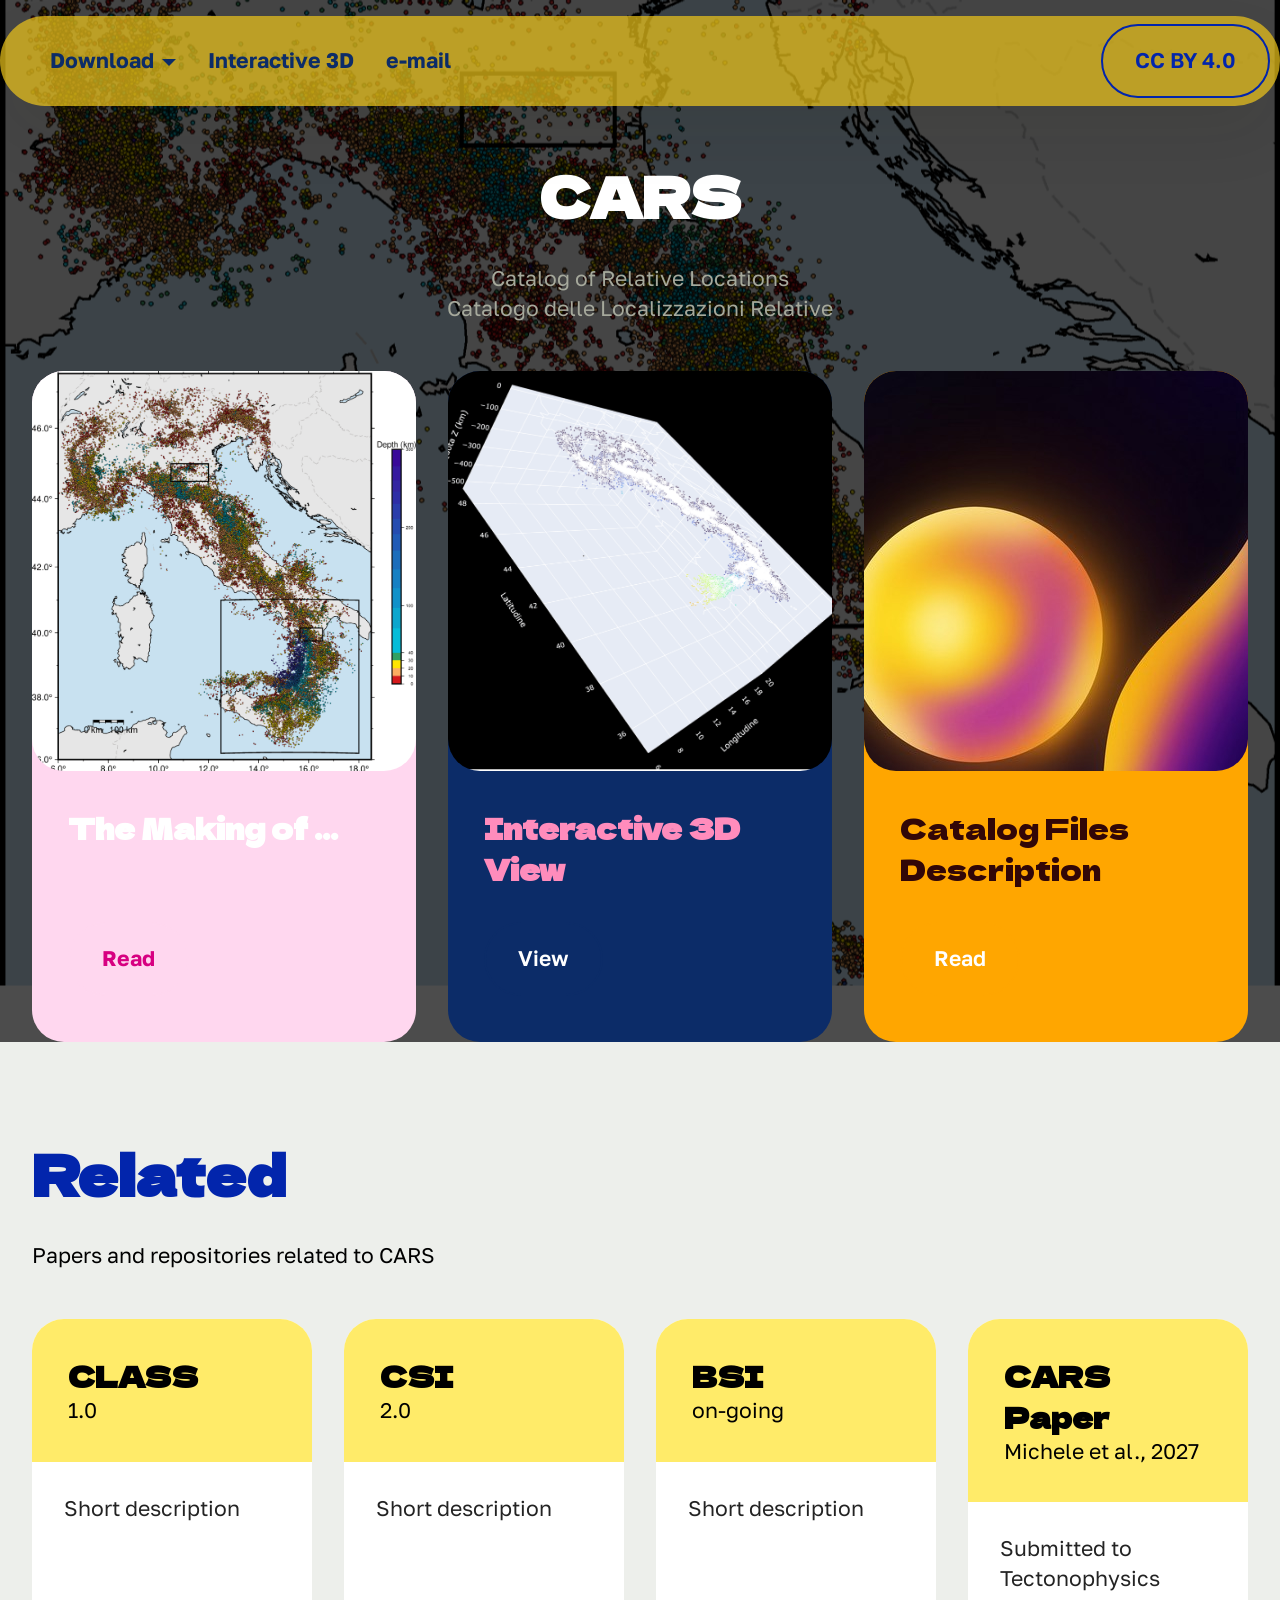
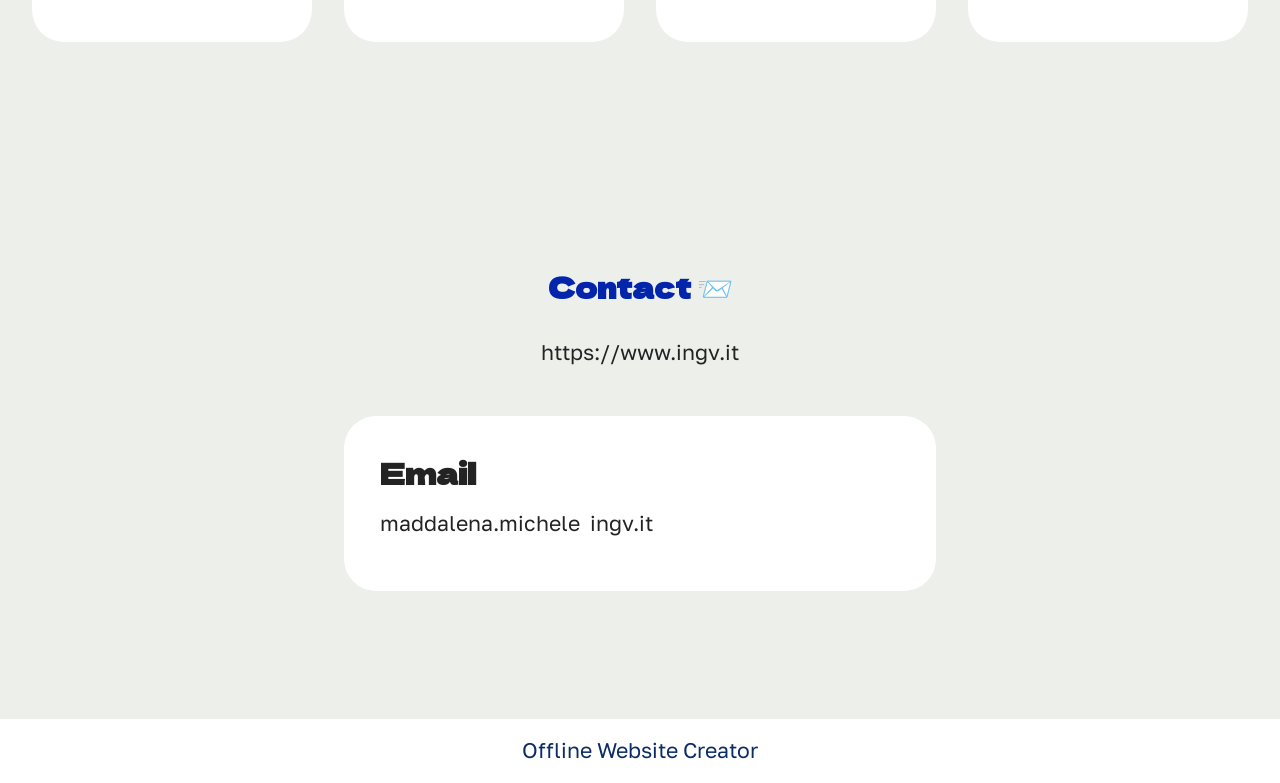
<file: docs/index.html>
<!DOCTYPE html>
<html  >
<head>
  <!-- Site made with Mobirise Website Builder v6.1.12, https://mobirise.com -->
  <meta charset="UTF-8">
  <meta http-equiv="X-UA-Compatible" content="IE=edge">
  <meta name="generator" content="Mobirise v6.1.12, mobirise.com">
  <meta name="viewport" content="width=device-width, initial-scale=1, minimum-scale=1">
  <link rel="shortcut icon" href="assets/images/map-seismicity201-21x22.png" type="image/x-icon">
  <meta name="description" content="">
  
  
  <title>Home</title>
  <link rel="stylesheet" href="assets/web/assets/mobirise-icons2/mobirise2.css">
  <link rel="stylesheet" href="assets/bootstrap/css/bootstrap.min.css">
  <link rel="stylesheet" href="assets/parallax/jarallax.css">
  <link rel="stylesheet" href="assets/dropdown/css/style.css">
  <link rel="stylesheet" href="assets/theme/css/style.css">
  <link rel="preload" href="https://fonts.googleapis.com/css?family=Dela+Gothic+One:400&display=swap" as="style" onload="this.onload=null;this.rel='stylesheet'">
  <noscript><link rel="stylesheet" href="https://fonts.googleapis.com/css?family=Dela+Gothic+One:400&display=swap"></noscript>
  <link rel="preload" href="https://fonts.googleapis.com/css?family=Golos+Text:400,500,600,700,800,900&display=swap" as="style" onload="this.onload=null;this.rel='stylesheet'">
  <noscript><link rel="stylesheet" href="https://fonts.googleapis.com/css?family=Golos+Text:400,500,600,700,800,900&display=swap"></noscript>
  <link rel="preload" as="style" href="assets/mobirise/css/mbr-additional.css?v=YHpBrv"><link rel="stylesheet" href="assets/mobirise/css/mbr-additional.css?v=YHpBrv" type="text/css">

  
  
  
</head>
<body>
  
  <section data-bs-version="5.1" class="menu menu3 cid-tHeG7yune1" once="menu" id="menu03-2">
	

	<nav class="navbar navbar-dropdown navbar-fixed-top navbar-expand-lg">
		<div class="container">
			<div class="navbar-brand">
				
				
			</div>
			<button class="navbar-toggler" type="button" data-toggle="collapse" data-bs-toggle="collapse" data-target="#navbarSupportedContent" data-bs-target="#navbarSupportedContent" aria-controls="navbarNavAltMarkup" aria-expanded="false" aria-label="Toggle navigation">
				<div class="hamburger">
					<span></span>
					<span></span>
					<span></span>
					<span></span>
				</div>
			</button>
			<div class="collapse navbar-collapse" id="navbarSupportedContent">
				<ul class="navbar-nav nav-dropdown navbar-nav-top-padding" data-app-modern-menu="true"><li class="nav-item dropdown">
						<a class="nav-link link text-primary dropdown-toggle display-4" href="index.html#features03-0" aria-expanded="false" data-toggle="dropdown-submenu" data-bs-toggle="dropdown" data-bs-auto-close="outside"><strong>Download</strong></a><div class="dropdown-menu" aria-labelledby="dropdown-735"><a class="show text-primary dropdown-item display-4" href="CARS_CATALOG_1.0_createdon_202610201450.csv.gz" target="_blank">Plain Text GZIP</a><a class="show text-primary dropdown-item display-4" href="index.html#features03-0">QuakeML</a><a class="text-primary show dropdown-item display-4" href="CARS_CATALOG_1.0_createdon_202610201450.kml.gz" target="_blank">KML TGZ</a></div>
					</li><li class="nav-item">
						<a class="nav-link link text-primary display-4" href="catalogo_3d_github.html" target="_blank"><strong>Interactive 3D</strong></a>
					</li>
					
					<li class="nav-item">
						<a class="nav-link link text-primary display-4" href="index.html#contacts01-5"><strong>e-mail</strong></a>
					</li></ul>
				
				<div class="navbar-buttons mbr-section-btn"><a class="btn btn-success-outline display-4" href="https://creativecommons.org/licenses/by/4.0/" target="_blank">CC BY 4.0</a></div>
			</div>
		</div>
	</nav>
</section>

<section data-bs-version="5.1" class="features1 cid-tIsi3HZcCy mbr-parallax-background" id="features03-0">
  

  
  <div class="mbr-overlay" style="opacity: 0.7; background-color: rgb(0, 0, 0);"></div>
  <div class="container">
    <div class="row justify-content-center mb-5">
      <div class="col-12">
        <h3 class="mbr-section-title mbr-fonts-style align-center mb-0 display-2"><strong>CARS</strong></h3>
        <p class="mbr-section-subtitle mbr-fonts-style align-center mt-4 mb-0 display-7">Catalog of Relative Locations<br>Catalogo delle Localizzazioni Relative</p>
      </div>
    </div>
    <div class="row justify-content-center">
      <div class="col-sm-6 col-md-12 mb-3 mb-lg-0 col-lg-4">
        <div class="card-wrap card1">
          <div class="image-wrap">
            <img src="assets/images/map-seismicity-938x983.png" alt="CARS MAP">
            
          </div>
          <div class="content-wrap">
            <h5 class="mbr-card-title card-title1 mbr-fonts-style align-left mb-2 display-5"><strong>The Making of ...</strong></h5>
            
            
            <div class="mbr-section-btn align-left content-footer"><a class="btn article-btn btn-danger display-7" href="making.html" target="_blank"><strong>Read</strong></a></div>
          </div>
        </div>
      </div>

      <div class="col-sm-6 col-md-12 mb-3 mb-lg-0 col-lg-4">
        <div class="card-wrap card2">
          <div class="image-wrap">
            <img src="assets/images/screenshot202026-10-0820alle2010.57.38-938x889.png" alt="Mobirise Website Builder">
            
          </div>
          <div class="content-wrap">
            <h5 class="mbr-card-title card-title2 mbr-fonts-style align-left mb-2 display-5"><strong>Interactive 3D View</strong></h5>
            
            
            <div class="mbr-section-btn btn-section align-left content-footer"><a class="btn article-btn btn-primary display-7" href="catalogo_3d_github.html" target="_blank">View</a></div>
          </div>
        </div>
      </div>
      <div class="col-sm-6 col-md-12 mb-3 mb-lg-0 col-lg-4">
        <div class="card-wrap card3">
          <div class="image-wrap">
            <img src="assets/images/gallery6.jpg" alt="Mobirise Website Builder">
            
          </div>
          <div class="content-wrap">
            <h5 class="mbr-card-title card-title3 mbr-fonts-style align-left mb-2 display-5">Catalog Files Description</h5>
            
            
            <div class="mbr-section-btn btn-section align-left content-footer"><a class="btn article-btn btn-secondary display-7" href="cars_description.html" target="_blank">Read</a></div>
          </div>
        </div>
      </div>

      
    </div>
  </div>
</section>

<section data-bs-version="5.1" class="pricing1 cid-vxs4ExGaFG" id="pricing01-0">
  
  
  <div class="container">
    <div class="mbr-section-head mb-5">
      <h4 class="mbr-section-title mbr-fonts-style align-left mb-0 display-2">
        <strong>Related</strong></h4>
      <h5 class="mbr-section-subtitle mbr-fonts-style align-left mt-4 mb-0 display-7">Papers and repositories related to CARS</h5>
    </div>
    <div class="row mt-4"> 
      <div class="item features-without-image col-12 col-md-6 col-lg-3 item-mb">
        <div class="item-wrapper">
          <div class="item-head">
            <h5 class="item-title mbr-fonts-style mb-0 display-5">
              <strong>CLASS</strong></h5>
            <h6 class="item-subtitle mbr-fonts-style mt-0 mb-0 display-7">1.0</h6>
          </div>
          <div class="item-content">
            <p class="mbr-text mbr-fonts-style display-7">Short description</p>
          </div>
          
        </div>
      </div>

      <div class="item features-without-image col-12 col-md-6 col-lg-3 item-mb">
        <div class="item-wrapper">
          <div class="item-head">
            <h5 class="item-title mbr-fonts-style mb-0 display-5">
              <strong>CSI&nbsp;</strong></h5>
            <h6 class="item-subtitle mbr-fonts-style mt-0 mb-0 display-7">2.0</h6>
          </div>
          <div class="item-content">
            <p class="mbr-text mbr-fonts-style display-7">
              Short description
            </p>
          </div>
          
        </div>
      </div>

      <div class="item features-without-image col-12 col-md-6 col-lg-3 item-mb">
        <div class="item-wrapper">
          <div class="item-head">
            <h5 class="item-title mbr-fonts-style mb-0 display-5">
              <strong>BSI</strong></h5>
            <h6 class="item-subtitle mbr-fonts-style mt-0 mb-0 display-7">on-going</h6>
          </div>
          <div class="item-content">
            <p class="mbr-text mbr-fonts-style display-7">
              Short description
            </p>
          </div>
          
        </div>
      </div><div class="item features-without-image col-12 col-md-6 col-lg-3 item-mb">
        <div class="item-wrapper">
          <div class="item-head">
            <h5 class="item-title mbr-fonts-style mb-0 display-5">
              <strong>CARS Paper</strong></h5>
            <h6 class="item-subtitle mbr-fonts-style mt-0 mb-0 display-7">Michele et al., 2027</h6>
          </div>
          <div class="item-content">
            <p class="mbr-text mbr-fonts-style display-7">
              Submitted to Tectonophysics</p>
          </div>
          
        </div>
      </div>
      
    </div>
  </div>
</section>

<section data-bs-version="5.1" class="contacts01 cid-tIsl0U2P9c" id="contacts01-5">
    

    
    
    <div class="container-fluid">
        <div class="mbr-section-head mb-5">
            <h1 class="mbr-section-title mbr-fonts-style align-center mb-0 display-5"><strong>Contact 📨</strong></h1>
            <h4 class="mbr-section-subtitle mbr-fonts-style align-center mb-0 mt-4 display-7">
                https://www.ingv.it</h4>
        </div>
        <div class="row">
            <div class="item features-without-image col-12 col-md-6 active">
                <div class="item-wrapper">
                    <div class="text-wrapper">
                        <h6 class="card-title mbr-fonts-style mb-3 display-5">
                            <strong>Email</strong>
                        </h6>
                        <p class="mbr-text mbr-fonts-style display-7">maddalena.michele&nbsp; ingv.it<br></p>
                    </div>
                </div>
            </div>
            
            
            
        </div>
    </div>
</section><section class="display-7" style="padding: 0;align-items: center;justify-content: center;flex-wrap: wrap;    align-content: center;display: flex;position: relative;height: 4rem;"><a href="https://mobiri.se/2742878" style="flex: 1 1;height: 4rem;position: absolute;width: 100%;z-index: 1;"><img alt="" style="height: 4rem;" src="[data-uri]"></a><p style="margin: 0;text-align: center;" class="display-7">&#8204;</p><a style="z-index:1" href="https://mobirise.com/offline-website-builder.html">Offline Website Creator</a></section><script src="assets/bootstrap/js/bootstrap.bundle.min.js"></script>  <script src="assets/parallax/jarallax.js"></script>  <script src="assets/smoothscroll/smooth-scroll.js"></script>  <script src="assets/ytplayer/index.js"></script>  <script src="assets/dropdown/js/navbar-dropdown.js"></script>  <script src="assets/theme/js/script.js"></script>  
  
  
</body>
</html>
</file>
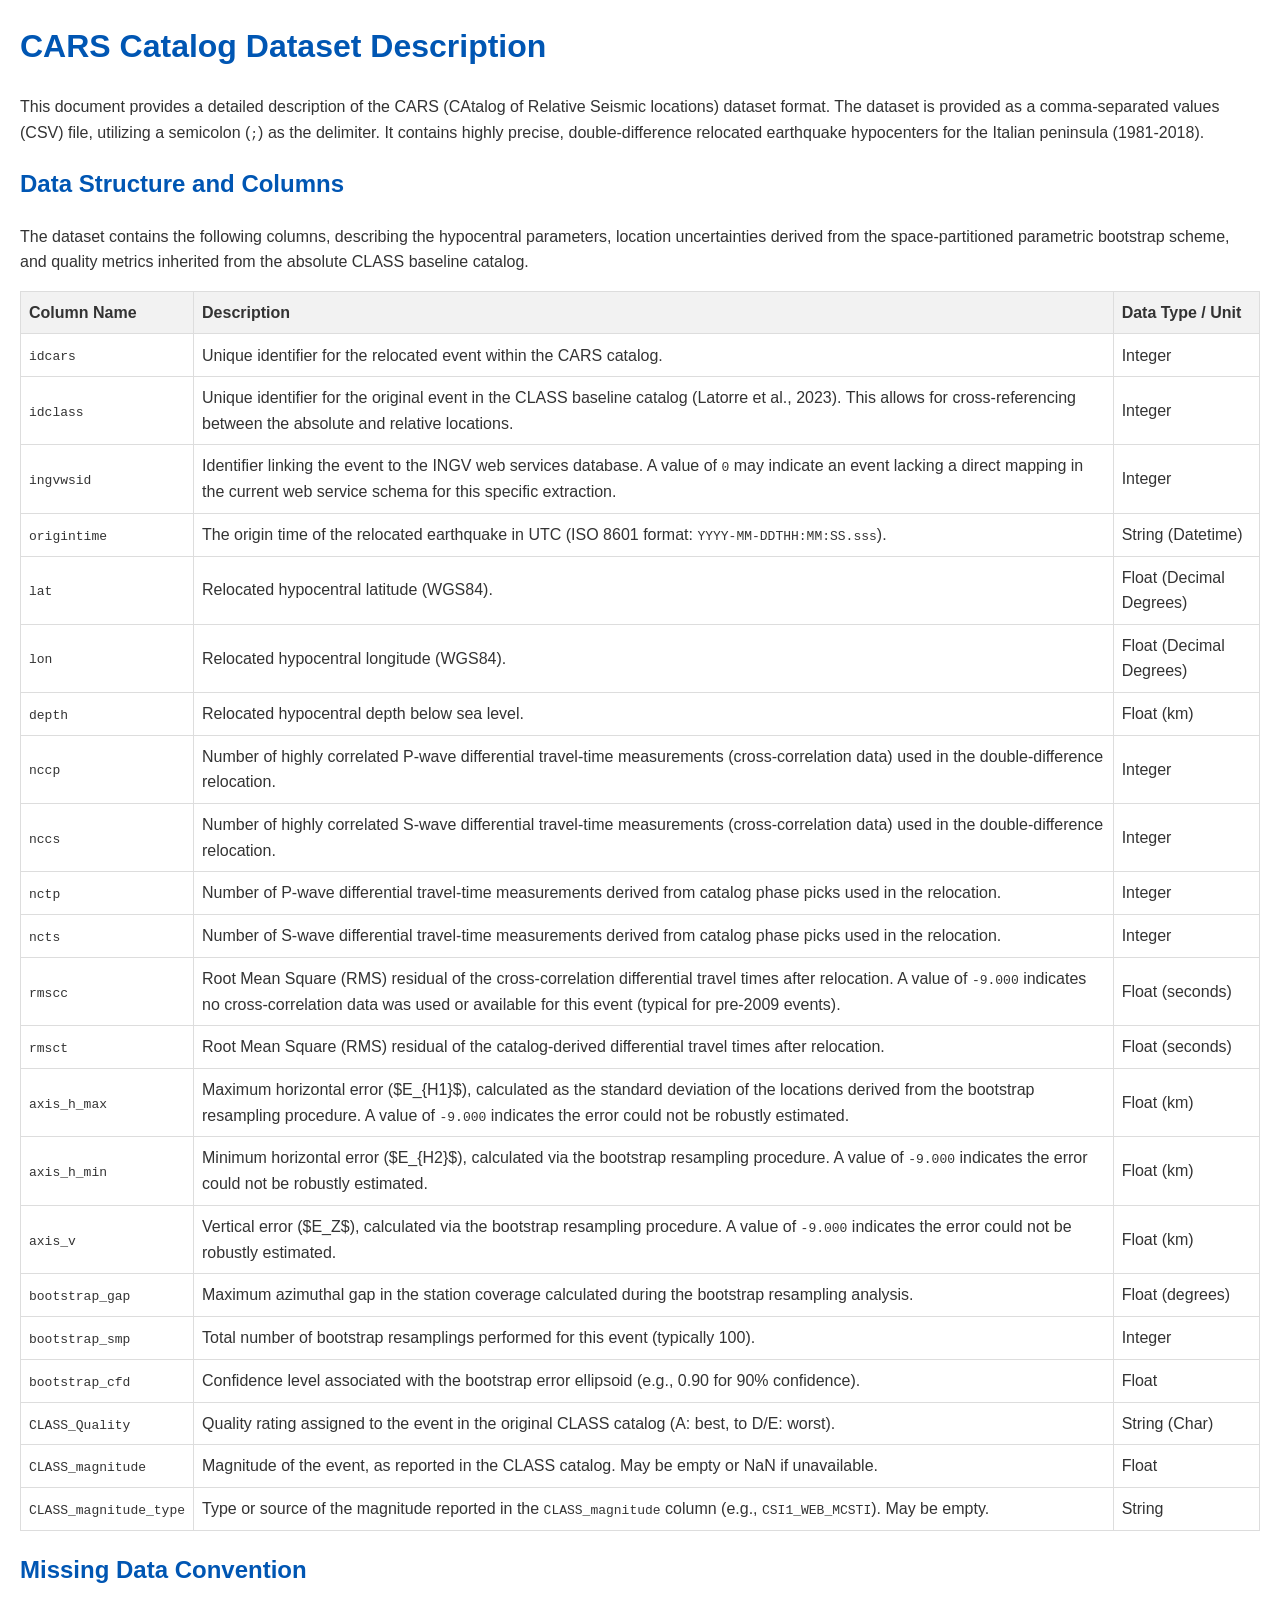
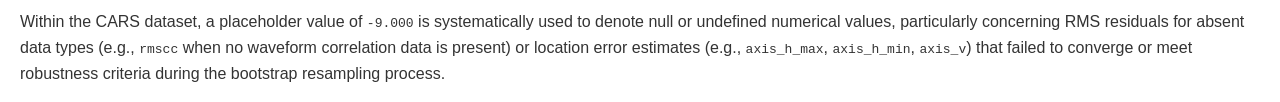
<file: docs/cars_description.html>
<!DOCTYPE html>
<html lang="en">
<head>
    <meta charset="UTF-8">
    <meta name="viewport" content="width=device-width, initial-scale=1.0">
    <title>CARS Catalog CSV Description</title>
    <style>
        body {
            font-family: Arial, sans-serif;
            line-height: 1.6;
            margin: 20px;
            color: #333;
        }
        h1, h2, h3 {
            color: #0056b3;
        }
        table {
            border-collapse: collapse;
            width: 100%;
            margin-bottom: 20px;
        }
        th, td {
            border: 1px solid #ddd;
            padding: 8px;
            text-align: left;
        }
        th {
            background-color: #f2f2f2;
            font-weight: bold;
        }
        .code-block {
            background-color: #f4f4f4;
            padding: 10px;
            border-radius: 5px;
            font-family: monospace;
            overflow-x: auto;
        }
    </style>
</head>
<body>

    <h1>CARS Catalog Dataset Description</h1>
    <p>This document provides a detailed description of the CARS (CAtalog of Relative Seismic locations) dataset format. The dataset is provided as a comma-separated values (CSV) file, utilizing a semicolon (<code>;</code>) as the delimiter. It contains highly precise, double-difference relocated earthquake hypocenters for the Italian peninsula (1981-2018).</p>

    <h2>Data Structure and Columns</h2>
    <p>The dataset contains the following columns, describing the hypocentral parameters, location uncertainties derived from the space-partitioned parametric bootstrap scheme, and quality metrics inherited from the absolute CLASS baseline catalog.</p>

    <table>
        <thead>
            <tr>
                <th>Column Name</th>
                <th>Description</th>
                <th>Data Type / Unit</th>
            </tr>
        </thead>
        <tbody>
            <tr>
                <td><code>idcars</code></td>
                <td>Unique identifier for the relocated event within the CARS catalog.</td>
                <td>Integer</td>
            </tr>
            <tr>
                <td><code>idclass</code></td>
                <td>Unique identifier for the original event in the CLASS baseline catalog (Latorre et al., 2023). This allows for cross-referencing between the absolute and relative locations.</td>
                <td>Integer</td>
            </tr>
            <tr>
                <td><code>ingvwsid</code></td>
                <td>Identifier linking the event to the INGV web services database. A value of <code>0</code> may indicate an event lacking a direct mapping in the current web service schema for this specific extraction.</td>
                <td>Integer</td>
            </tr>
            <tr>
                <td><code>origintime</code></td>
                <td>The origin time of the relocated earthquake in UTC (ISO 8601 format: <code>YYYY-MM-DDTHH:MM:SS.sss</code>).</td>
                <td>String (Datetime)</td>
            </tr>
            <tr>
                <td><code>lat</code></td>
                <td>Relocated hypocentral latitude (WGS84).</td>
                <td>Float (Decimal Degrees)</td>
            </tr>
            <tr>
                <td><code>lon</code></td>
                <td>Relocated hypocentral longitude (WGS84).</td>
                <td>Float (Decimal Degrees)</td>
            </tr>
            <tr>
                <td><code>depth</code></td>
                <td>Relocated hypocentral depth below sea level.</td>
                <td>Float (km)</td>
            </tr>
            <tr>
                <td><code>nccp</code></td>
                <td>Number of highly correlated P-wave differential travel-time measurements (cross-correlation data) used in the double-difference relocation.</td>
                <td>Integer</td>
            </tr>
            <tr>
                <td><code>nccs</code></td>
                <td>Number of highly correlated S-wave differential travel-time measurements (cross-correlation data) used in the double-difference relocation.</td>
                <td>Integer</td>
            </tr>
            <tr>
                <td><code>nctp</code></td>
                <td>Number of P-wave differential travel-time measurements derived from catalog phase picks used in the relocation.</td>
                <td>Integer</td>
            </tr>
            <tr>
                <td><code>ncts</code></td>
                <td>Number of S-wave differential travel-time measurements derived from catalog phase picks used in the relocation.</td>
                <td>Integer</td>
            </tr>
            <tr>
                <td><code>rmscc</code></td>
                <td>Root Mean Square (RMS) residual of the cross-correlation differential travel times after relocation. A value of <code>-9.000</code> indicates no cross-correlation data was used or available for this event (typical for pre-2009 events).</td>
                <td>Float (seconds)</td>
            </tr>
            <tr>
                <td><code>rmsct</code></td>
                <td>Root Mean Square (RMS) residual of the catalog-derived differential travel times after relocation.</td>
                <td>Float (seconds)</td>
            </tr>
            <tr>
                <td><code>axis_h_max</code></td>
                <td>Maximum horizontal error ($E_{H1}$), calculated as the standard deviation of the locations derived from the bootstrap resampling procedure. A value of <code>-9.000</code> indicates the error could not be robustly estimated.</td>
                <td>Float (km)</td>
            </tr>
            <tr>
                <td><code>axis_h_min</code></td>
                <td>Minimum horizontal error ($E_{H2}$), calculated via the bootstrap resampling procedure. A value of <code>-9.000</code> indicates the error could not be robustly estimated.</td>
                <td>Float (km)</td>
            </tr>
            <tr>
                <td><code>axis_v</code></td>
                <td>Vertical error ($E_Z$), calculated via the bootstrap resampling procedure. A value of <code>-9.000</code> indicates the error could not be robustly estimated.</td>
                <td>Float (km)</td>
            </tr>
            <tr>
                <td><code>bootstrap_gap</code></td>
                <td>Maximum azimuthal gap in the station coverage calculated during the bootstrap resampling analysis.</td>
                <td>Float (degrees)</td>
            </tr>
            <tr>
                <td><code>bootstrap_smp</code></td>
                <td>Total number of bootstrap resamplings performed for this event (typically 100).</td>
                <td>Integer</td>
            </tr>
            <tr>
                <td><code>bootstrap_cfd</code></td>
                <td>Confidence level associated with the bootstrap error ellipsoid (e.g., 0.90 for 90% confidence).</td>
                <td>Float</td>
            </tr>
            <tr>
                <td><code>CLASS_Quality</code></td>
                <td>Quality rating assigned to the event in the original CLASS catalog (A: best, to D/E: worst).</td>
                <td>String (Char)</td>
            </tr>
            <tr>
                <td><code>CLASS_magnitude</code></td>
                <td>Magnitude of the event, as reported in the CLASS catalog. May be empty or NaN if unavailable.</td>
                <td>Float</td>
            </tr>
            <tr>
                <td><code>CLASS_magnitude_type</code></td>
                <td>Type or source of the magnitude reported in the <code>CLASS_magnitude</code> column (e.g., <code>CSI1_WEB_MCSTI</code>). May be empty.</td>
                <td>String</td>
            </tr>
        </tbody>
    </table>

    <h2>Missing Data Convention</h2>
    <p>Within the CARS dataset, a placeholder value of <code>-9.000</code> is systematically used to denote null or undefined numerical values, particularly concerning RMS residuals for absent data types (e.g., <code>rmscc</code> when no waveform correlation data is present) or location error estimates (e.g., <code>axis_h_max</code>, <code>axis_h_min</code>, <code>axis_v</code>) that failed to converge or meet robustness criteria during the bootstrap resampling process.</p>

</body>
</html>
</file>
<file: docs/assets/web/assets/mobirise-icons2/mobirise2.css>
@font-face {
  font-family: 'Moririse2';
  font-display: swap;
  src:  url('mobirise2.eot?f2bix4');
  src:  url('mobirise2.eot?f2bix4#iefix') format('embedded-opentype'),
    url('mobirise2.woff2?f2bix4') format('woff2'),
    url('mobirise2.woff?f2bix4') format('woff'),
    url('mobirise2.ttf?f2bix4') format('truetype'),
    url('mobirise2.svg?f2bix4#mobirise2') format('svg');
  font-weight: normal;
  font-style: normal;
}

[class^="mobi-"], [class*=" mobi-"] {
  /* use !important to prevent issues with browser extensions that change fonts */
  font-family: 'Moririse2' !important;
  speak: none;
  font-style: normal;
  font-weight: normal;
  font-variant: normal;
  text-transform: none;
  line-height: 1;

  /* Better Font Rendering =========== */
  -webkit-font-smoothing: antialiased;
  -moz-osx-font-smoothing: grayscale;
}

.mobi-mbri-add-submenu:before {
  content: "\e900";
}
.mobi-mbri-alert:before {
  content: "\e901";
}
.mobi-mbri-align-center:before {
  content: "\e902";
}
.mobi-mbri-align-justify:before {
  content: "\e903";
}
.mobi-mbri-align-left:before {
  content: "\e904";
}
.mobi-mbri-align-right:before {
  content: "\e905";
}
.mobi-mbri-android:before {
  content: "\e906";
}
.mobi-mbri-apple:before {
  content: "\e907";
}
.mobi-mbri-arrow-down:before {
  content: "\e908";
}
.mobi-mbri-arrow-next:before {
  content: "\e909";
}
.mobi-mbri-arrow-prev:before {
  content: "\e90a";
}
.mobi-mbri-arrow-up:before {
  content: "\e90b";
}
.mobi-mbri-bold:before {
  content: "\e90c";
}
.mobi-mbri-bookmark:before {
  content: "\e90d";
}
.mobi-mbri-bootstrap:before {
  content: "\e90e";
}
.mobi-mbri-briefcase:before {
  content: "\e90f";
}
.mobi-mbri-browse:before {
  content: "\e910";
}
.mobi-mbri-bulleted-list:before {
  content: "\e911";
}
.mobi-mbri-calendar:before {
  content: "\e912";
}
.mobi-mbri-camera:before {
  content: "\e913";
}
.mobi-mbri-cart-add:before {
  content: "\e914";
}
.mobi-mbri-cart-full:before {
  content: "\e915";
}
.mobi-mbri-cash:before {
  content: "\e916";
}
.mobi-mbri-change-style:before {
  content: "\e917";
}
.mobi-mbri-chat:before {
  content: "\e918";
}
.mobi-mbri-clock:before {
  content: "\e919";
}
.mobi-mbri-close:before {
  content: "\e91a";
}
.mobi-mbri-cloud:before {
  content: "\e91b";
}
.mobi-mbri-code:before {
  content: "\e91c";
}
.mobi-mbri-contact-form:before {
  content: "\e91d";
}
.mobi-mbri-credit-card:before {
  content: "\e91e";
}
.mobi-mbri-cursor-click:before {
  content: "\e91f";
}
.mobi-mbri-cust-feedback:before {
  content: "\e920";
}
.mobi-mbri-database:before {
  content: "\e921";
}
.mobi-mbri-delivery:before {
  content: "\e922";
}
.mobi-mbri-desktop:before {
  content: "\e923";
}
.mobi-mbri-devices:before {
  content: "\e924";
}
.mobi-mbri-down:before {
  content: "\e925";
}
.mobi-mbri-download-2:before {
  content: "\e926";
}
.mobi-mbri-download:before {
  content: "\e927";
}
.mobi-mbri-drag-n-drop-2:before {
  content: "\e928";
}
.mobi-mbri-drag-n-drop:before {
  content: "\e929";
}
.mobi-mbri-edit-2:before {
  content: "\e92a";
}
.mobi-mbri-edit:before {
  content: "\e92b";
}
.mobi-mbri-error:before {
  content: "\e92c";
}
.mobi-mbri-extension:before {
  content: "\e92d";
}
.mobi-mbri-features:before {
  content: "\e92e";
}
.mobi-mbri-file:before {
  content: "\e92f";
}
.mobi-mbri-flag:before {
  content: "\e930";
}
.mobi-mbri-folder:before {
  content: "\e931";
}
.mobi-mbri-gift:before {
  content: "\e932";
}
.mobi-mbri-github:before {
  content: "\e933";
}
.mobi-mbri-globe-2:before {
  content: "\e934";
}
.mobi-mbri-globe:before {
  content: "\e935";
}
.mobi-mbri-growing-chart:before {
  content: "\e936";
}
.mobi-mbri-hearth:before {
  content: "\e937";
}
.mobi-mbri-help:before {
  content: "\e938";
}
.mobi-mbri-home:before {
  content: "\e939";
}
.mobi-mbri-hot-cup:before {
  content: "\e93a";
}
.mobi-mbri-idea:before {
  content: "\e93b";
}
.mobi-mbri-image-gallery:before {
  content: "\e93c";
}
.mobi-mbri-image-slider:before {
  content: "\e93d";
}
.mobi-mbri-info:before {
  content: "\e93e";
}
.mobi-mbri-italic:before {
  content: "\e93f";
}
.mobi-mbri-key:before {
  content: "\e940";
}
.mobi-mbri-laptop:before {
  content: "\e941";
}
.mobi-mbri-layers:before {
  content: "\e942";
}
.mobi-mbri-left-right:before {
  content: "\e943";
}
.mobi-mbri-left:before {
  content: "\e944";
}
.mobi-mbri-letter:before {
  content: "\e945";
}
.mobi-mbri-like:before {
  content: "\e946";
}
.mobi-mbri-link:before {
  content: "\e947";
}
.mobi-mbri-lock:before {
  content: "\e948";
}
.mobi-mbri-login:before {
  content: "\e949";
}
.mobi-mbri-logout:before {
  content: "\e94a";
}
.mobi-mbri-magic-stick:before {
  content: "\e94b";
}
.mobi-mbri-map-pin:before {
  content: "\e94c";
}
.mobi-mbri-menu:before {
  content: "\e94d";
}
.mobi-mbri-mobile-2:before {
  content: "\e94e";
}
.mobi-mbri-mobile-horizontal:before {
  content: "\e94f";
}
.mobi-mbri-mobile:before {
  content: "\e950";
}
.mobi-mbri-mobirise:before {
  content: "\e951";
}
.mobi-mbri-more-horizontal:before {
  content: "\e952";
}
.mobi-mbri-more-vertical:before {
  content: "\e953";
}
.mobi-mbri-music:before {
  content: "\e954";
}
.mobi-mbri-new-file:before {
  content: "\e955";
}
.mobi-mbri-numbered-list:before {
  content: "\e956";
}
.mobi-mbri-opened-folder:before {
  content: "\e957";
}
.mobi-mbri-pages:before {
  content: "\e958";
}
.mobi-mbri-paper-plane:before {
  content: "\e959";
}
.mobi-mbri-paperclip:before {
  content: "\e95a";
}
.mobi-mbri-phone:before {
  content: "\e95b";
}
.mobi-mbri-photo:before {
  content: "\e95c";
}
.mobi-mbri-photos:before {
  content: "\e95d";
}
.mobi-mbri-pin:before {
  content: "\e95e";
}
.mobi-mbri-play:before {
  content: "\e95f";
}
.mobi-mbri-plus:before {
  content: "\e960";
}
.mobi-mbri-preview:before {
  content: "\e961";
}
.mobi-mbri-print:before {
  content: "\e962";
}
.mobi-mbri-protect:before {
  content: "\e963";
}
.mobi-mbri-question:before {
  content: "\e964";
}
.mobi-mbri-quote-left:before {
  content: "\e965";
}
.mobi-mbri-quote-right:before {
  content: "\e966";
}
.mobi-mbri-redo:before {
  content: "\e967";
}
.mobi-mbri-refresh:before {
  content: "\e968";
}
.mobi-mbri-responsive-2:before {
  content: "\e969";
}
.mobi-mbri-responsive:before {
  content: "\e96a";
}
.mobi-mbri-right:before {
  content: "\e96b";
}
.mobi-mbri-rocket:before {
  content: "\e96c";
}
.mobi-mbri-sad-face:before {
  content: "\e96d";
}
.mobi-mbri-sale:before {
  content: "\e96e";
}
.mobi-mbri-save:before {
  content: "\e96f";
}
.mobi-mbri-search:before {
  content: "\e970";
}
.mobi-mbri-setting-2:before {
  content: "\e971";
}
.mobi-mbri-setting-3:before {
  content: "\e972";
}
.mobi-mbri-setting:before {
  content: "\e973";
}
.mobi-mbri-share:before {
  content: "\e974";
}
.mobi-mbri-shopping-bag:before {
  content: "\e975";
}
.mobi-mbri-shopping-basket:before {
  content: "\e976";
}
.mobi-mbri-shopping-cart:before {
  content: "\e977";
}
.mobi-mbri-sites:before {
  content: "\e978";
}
.mobi-mbri-smile-face:before {
  content: "\e979";
}
.mobi-mbri-speed:before {
  content: "\e97a";
}
.mobi-mbri-star:before {
  content: "\e97b";
}
.mobi-mbri-success:before {
  content: "\e97c";
}
.mobi-mbri-sun:before {
  content: "\e97d";
}
.mobi-mbri-sun2:before {
  content: "\e97e";
}
.mobi-mbri-tablet-vertical:before {
  content: "\e97f";
}
.mobi-mbri-tablet:before {
  content: "\e980";
}
.mobi-mbri-target:before {
  content: "\e981";
}
.mobi-mbri-timer:before {
  content: "\e982";
}
.mobi-mbri-to-ftp:before {
  content: "\e983";
}
.mobi-mbri-to-local-drive:before {
  content: "\e984";
}
.mobi-mbri-touch-swipe:before {
  content: "\e985";
}
.mobi-mbri-touch:before {
  content: "\e986";
}
.mobi-mbri-trash:before {
  content: "\e987";
}
.mobi-mbri-underline:before {
  content: "\e988";
}
.mobi-mbri-undo:before {
  content: "\e989";
}
.mobi-mbri-unlink:before {
  content: "\e98a";
}
.mobi-mbri-unlock:before {
  content: "\e98b";
}
.mobi-mbri-up-down:before {
  content: "\e98c";
}
.mobi-mbri-up:before {
  content: "\e98d";
}
.mobi-mbri-update:before {
  content: "\e98e";
}
.mobi-mbri-upload-2:before {
  content: "\e98f";
}
.mobi-mbri-upload:before {
  content: "\e990";
}
.mobi-mbri-user-2:before {
  content: "\e991";
}
.mobi-mbri-user:before {
  content: "\e992";
}
.mobi-mbri-users:before {
  content: "\e993";
}
.mobi-mbri-video-play:before {
  content: "\e994";
}
.mobi-mbri-video:before {
  content: "\e995";
}
.mobi-mbri-watch:before {
  content: "\e996";
}
.mobi-mbri-website-theme-2:before {
  content: "\e997";
}
.mobi-mbri-website-theme:before {
  content: "\e998";
}
.mobi-mbri-wifi:before {
  content: "\e999";
}
.mobi-mbri-windows:before {
  content: "\e99a";
}
.mobi-mbri-zoom-in:before {
  content: "\e99b";
}
.mobi-mbri-zoom-out:before {
  content: "\e99c";
}
</file>
<file: docs/assets/parallax/jarallax.css>
.jarallax {
    position: relative;
    z-index: 0;
}
.jarallax > .jarallax-img {
    position: absolute;
    object-fit: cover;
    /* support for plugin https://github.com/bfred-it/object-fit-images */
    font-family: 'object-fit: cover;';
    top: 0;
    left: 0;
    width: 100%;
    height: 100%;
    z-index: -1;
}
</file>
<file: docs/assets/dropdown/css/style.css>
.navbar-dropdown {
  left: 0;
  padding: 0;
  position: absolute;
  right: 0;
  top: 0;
  transition: all 0.45s ease;
  z-index: 1030;
  background: #282828; }
  .navbar-dropdown .navbar-logo {
    margin-right: 0.8rem;
    transition: margin 0.3s ease-in-out;
    vertical-align: middle; }
    .navbar-dropdown .navbar-logo img {
      height: 3.125rem;
      transition: all 0.3s ease-in-out; }
    .navbar-dropdown .navbar-logo.mbr-iconfont {
      font-size: 3.125rem;
      line-height: 3.125rem; }
  .navbar-dropdown .navbar-caption {
    font-weight: 700;
    white-space: normal;
    vertical-align: -4px;
    line-height: 3.125rem !important; }
    .navbar-dropdown .navbar-caption, .navbar-dropdown .navbar-caption:hover {
      color: inherit;
      text-decoration: none; }
  .navbar-dropdown .mbr-iconfont + .navbar-caption {
    vertical-align: -1px; }
  .navbar-dropdown.navbar-fixed-top {
    position: fixed; }
  .navbar-dropdown .navbar-brand span {
    vertical-align: -4px; }
  .navbar-dropdown.bg-color.transparent {
    background: none; }
  .navbar-dropdown.navbar-short .navbar-brand {
    padding: 0.625rem 0; }
    .navbar-dropdown.navbar-short .navbar-brand span {
      vertical-align: -1px; }
  .navbar-dropdown.navbar-short .navbar-caption {
    line-height: 2.375rem !important;
    vertical-align: -2px; }
  .navbar-dropdown.navbar-short .navbar-logo {
    margin-right: 0.5rem; }
    .navbar-dropdown.navbar-short .navbar-logo img {
      height: 2.375rem; }
    .navbar-dropdown.navbar-short .navbar-logo.mbr-iconfont {
      font-size: 2.375rem;
      line-height: 2.375rem; }
  .navbar-dropdown.navbar-short .mbr-table-cell {
    height: 3.625rem; }
  .navbar-dropdown .navbar-close {
    left: 0.6875rem;
    position: fixed;
    top: 0.75rem;
    z-index: 1000; }
  .navbar-dropdown .hamburger-icon {
    content: "";
    display: inline-block;
    vertical-align: middle;
    width: 16px;
    -webkit-box-shadow: 0 -6px 0 1px #282828,0 0 0 1px #282828,0 6px 0 1px #282828;
    -moz-box-shadow: 0 -6px 0 1px #282828,0 0 0 1px #282828,0 6px 0 1px #282828;
    box-shadow: 0 -6px 0 1px #282828,0 0 0 1px #282828,0 6px 0 1px #282828; }

.dropdown-menu .dropdown-toggle[data-toggle="dropdown-submenu"]::after {
  border-bottom: 0.35em solid transparent;
  border-left: 0.35em solid;
  border-right: 0;
  border-top: 0.35em solid transparent;
  margin-left: 0.3rem; }

.dropdown-menu .dropdown-item:focus {
  outline: 0; }

.nav-dropdown {
  font-size: 0.75rem;
  font-weight: 500;
  height: auto !important; }
  .nav-dropdown .nav-btn {
    padding-left: 1rem; }
  .nav-dropdown .link {
    margin: .667em 1.667em;
    font-weight: 500;
    padding: 0;
    transition: color .2s ease-in-out; }
    .nav-dropdown .link.dropdown-toggle {
      margin-right: 2.583em; }
      .nav-dropdown .link.dropdown-toggle::after {
        margin-left: .25rem;
        border-top: 0.35em solid;
        border-right: 0.35em solid transparent;
        border-left: 0.35em solid transparent;
        border-bottom: 0; }
      .nav-dropdown .link.dropdown-toggle[aria-expanded="true"] {
        margin: 0;
        padding: 0.667em 3.263em  0.667em 1.667em; }
  .nav-dropdown .link::after,
  .nav-dropdown .dropdown-item::after {
    color: inherit; }
  .nav-dropdown .btn {
    font-size: 0.75rem;
    font-weight: 700;
    letter-spacing: 0;
    margin-bottom: 0;
    padding-left: 1.25rem;
    padding-right: 1.25rem; }
  .nav-dropdown .dropdown-menu {
    border-radius: 0;
    border: 0;
    left: 0;
    margin: 0;
    padding-bottom: 1.25rem;
    padding-top: 1.25rem;
    position: relative; }
  .nav-dropdown .dropdown-submenu {
    margin-left: 0.125rem;
    top: 0; }
  .nav-dropdown .dropdown-item {
    font-weight: 500;
    line-height: 2;
    padding: 0.3846em 4.615em 0.3846em 1.5385em;
    position: relative;
    transition: color .2s ease-in-out, background-color .2s ease-in-out; }
    .nav-dropdown .dropdown-item::after {
      margin-top: -0.3077em;
      position: absolute;
      right: 1.1538em;
      top: 50%; }
    .nav-dropdown .dropdown-item:focus, .nav-dropdown .dropdown-item:hover {
      background: none; }

@media (max-width: 767px) {
  .nav-dropdown.navbar-toggleable-sm {
    bottom: 0;
    display: none;
    left: 0;
    overflow-x: hidden;
    position: fixed;
    top: 0;
    transform: translateX(-100%);
    -ms-transform: translateX(-100%);
    -webkit-transform: translateX(-100%);
    width: 18.75rem;
    z-index: 999; } }
.nav-dropdown.navbar-toggleable-xl {
  bottom: 0;
  display: none;
  left: 0;
  overflow-x: hidden;
  position: fixed;
  top: 0;
  transform: translateX(-100%);
  -ms-transform: translateX(-100%);
  -webkit-transform: translateX(-100%);
  width: 18.75rem;
  z-index: 999; }

.nav-dropdown-sm {
  display: block !important;
  overflow-x: hidden;
  overflow: auto;
  padding-top: 3.875rem; }
  .nav-dropdown-sm::after {
    content: "";
    display: block;
    height: 3rem;
    width: 100%; }
  .nav-dropdown-sm.collapse.in ~ .navbar-close {
    display: block !important; }
  .nav-dropdown-sm.collapsing, .nav-dropdown-sm.collapse.in {
    transform: translateX(0);
    -ms-transform: translateX(0);
    -webkit-transform: translateX(0);
    transition: all 0.25s ease-out;
    -webkit-transition: all 0.25s ease-out;
    background: #282828; }
  .nav-dropdown-sm.collapsing[aria-expanded="false"] {
    transform: translateX(-100%);
    -ms-transform: translateX(-100%);
    -webkit-transform: translateX(-100%); }
  .nav-dropdown-sm .nav-item {
    display: block;
    margin-left: 0 !important;
    padding-left: 0; }
  .nav-dropdown-sm .link,
  .nav-dropdown-sm .dropdown-item {
    border-top: 1px dotted rgba(255, 255, 255, 0.1);
    font-size: 0.8125rem;
    line-height: 1.6;
    margin: 0 !important;
    padding: 0.875rem 2.4rem 0.875rem 1.5625rem !important;
    position: relative;
    white-space: normal; }
    .nav-dropdown-sm .link:focus, .nav-dropdown-sm .link:hover,
    .nav-dropdown-sm .dropdown-item:focus,
    .nav-dropdown-sm .dropdown-item:hover {
      background: rgba(0, 0, 0, 0.2) !important;
      color: #c0a375; }
  .nav-dropdown-sm .nav-btn {
    position: relative;
    padding: 1.5625rem 1.5625rem 0 1.5625rem; }
    .nav-dropdown-sm .nav-btn::before {
      border-top: 1px dotted rgba(255, 255, 255, 0.1);
      content: "";
      left: 0;
      position: absolute;
      top: 0;
      width: 100%; }
    .nav-dropdown-sm .nav-btn + .nav-btn {
      padding-top: 0.625rem; }
      .nav-dropdown-sm .nav-btn + .nav-btn::before {
        display: none; }
  .nav-dropdown-sm .btn {
    padding: 0.625rem 0; }
  .nav-dropdown-sm .dropdown-toggle[data-toggle="dropdown-submenu"]::after {
    margin-left: .25rem;
    border-top: 0.35em solid;
    border-right: 0.35em solid transparent;
    border-left: 0.35em solid transparent;
    border-bottom: 0; }
  .nav-dropdown-sm .dropdown-toggle[data-toggle="dropdown-submenu"][aria-expanded="true"]::after {
    border-top: 0;
    border-right: 0.35em solid transparent;
    border-left: 0.35em solid transparent;
    border-bottom: 0.35em solid; }
  .nav-dropdown-sm .dropdown-menu {
    margin: 0;
    padding: 0;
    position: relative;
    top: 0;
    left: 0;
    width: 100%;
    border: 0;
    float: none;
    border-radius: 0;
    background: none; }
  .nav-dropdown-sm .dropdown-submenu {
    left: 100%;
    margin-left: 0.125rem;
    margin-top: -1.25rem;
    top: 0; }

.navbar-toggleable-sm .nav-dropdown .dropdown-menu {
  position: absolute; }

.navbar-toggleable-sm .nav-dropdown .dropdown-submenu {
  left: 100%;
  margin-left: 0.125rem;
  margin-top: -1.25rem;
  top: 0; }

.navbar-toggleable-sm.opened .nav-dropdown .dropdown-menu {
  position: relative; }

.navbar-toggleable-sm.opened .nav-dropdown .dropdown-submenu {
  left: 0;
  margin-left: 00rem;
  margin-top: 0rem;
  top: 0; }

.is-builder .nav-dropdown.collapsing {
  transition: none !important; }
</file>
<file: docs/assets/theme/css/style.css>
@charset "UTF-8";
section {
  background-color: #ffffff;
}

body {
  font-style: normal;
  line-height: 1.5;
  font-weight: 400;
  color: #232323;
  position: relative;
}

button {
  background-color: transparent;
  border-color: transparent;
}

.embla__button,
.carousel-control {
  background-color: #edefea !important;
  opacity: 0.8 !important;
  color: #464845 !important;
  border-color: #edefea !important;
}

.carousel .close,
.modalWindow .close {
  background-color: #edefea !important;
  color: #464845 !important;
  border-color: #edefea !important;
  opacity: 0.8 !important;
}

.carousel .close:hover,
.modalWindow .close:hover {
  opacity: 1 !important;
}

.carousel-indicators li {
  background-color: #edefea !important;
  border: 2px solid #464845 !important;
}

.carousel-indicators li:hover,
.carousel-indicators li:active {
  opacity: 0.8 !important;
}

.embla__button:hover,
.carousel-control:hover {
  background-color: #edefea !important;
  opacity: 1 !important;
}

.modalWindow-video-container {
  height: 80%;
}

section,
.container,
.container-fluid {
  position: relative;
  word-wrap: break-word;
}

a.mbr-iconfont:hover {
  text-decoration: none;
}

.article .lead p,
.article .lead ul,
.article .lead ol,
.article .lead pre,
.article .lead blockquote {
  margin-bottom: 0;
}

a {
  font-style: normal;
  font-weight: 400;
  cursor: pointer;
}
a, a:hover {
  text-decoration: none;
}

.mbr-section-title {
  font-style: normal;
  line-height: 1.3;
}

.mbr-section-subtitle {
  line-height: 1.3;
}

.mbr-text {
  font-style: normal;
  line-height: 1.7;
}

h1,
h2,
h3,
h4,
h5,
h6,
.display-1,
.display-2,
.display-4,
.display-5,
.display-7,
span,
p,
a {
  line-height: 1;
  word-break: break-word;
  word-wrap: break-word;
  font-weight: 400;
}

b,
strong {
  font-weight: bold;
}

input:-webkit-autofill, input:-webkit-autofill:hover, input:-webkit-autofill:focus, input:-webkit-autofill:active {
  transition-delay: 9999s;
  -webkit-transition-property: background-color, color;
  transition-property: background-color, color;
}

textarea[type=hidden] {
  display: none;
}

section {
  background-position: 50% 50%;
  background-repeat: no-repeat;
  background-size: cover;
}
section .mbr-background-video,
section .mbr-background-video-preview {
  position: absolute;
  bottom: 0;
  left: 0;
  right: 0;
  top: 0;
}

.hidden {
  visibility: hidden;
}

.mbr-z-index20 {
  z-index: 20;
}

/*! Base colors */
.mbr-white {
  color: #ffffff;
}

.mbr-black {
  color: #111111;
}

.mbr-bg-white {
  background-color: #ffffff;
}

.mbr-bg-black {
  background-color: #000000;
}

/*! Text-aligns */
.align-left {
  text-align: left;
}

.align-center {
  text-align: center;
}

.align-right {
  text-align: right;
}

/*! Font-weight  */
.mbr-light {
  font-weight: 300;
}

.mbr-regular {
  font-weight: 400;
}

.mbr-semibold {
  font-weight: 500;
}

.mbr-bold {
  font-weight: 700;
}

/*! Media  */
.media-content {
  flex-basis: 100%;
}

.media-container-row {
  display: flex;
  flex-direction: row;
  flex-wrap: wrap;
  justify-content: center;
  align-content: center;
  align-items: start;
}
.media-container-row .media-size-item {
  width: 400px;
}

.media-container-column {
  display: flex;
  flex-direction: column;
  flex-wrap: wrap;
  justify-content: center;
  align-content: center;
  align-items: stretch;
}
.media-container-column > * {
  width: 100%;
}

@media (min-width: 992px) {
  .media-container-row {
    flex-wrap: nowrap;
  }
}
figure {
  margin-bottom: 0;
  overflow: hidden;
}

figure[mbr-media-size] {
  transition: width 0.1s;
}

img,
iframe {
  display: block;
  width: 100%;
}

.card {
  background-color: transparent;
  border: none;
}

.card-box {
  width: 100%;
}

.card-img {
  text-align: center;
  flex-shrink: 0;
  -webkit-flex-shrink: 0;
}

.media {
  max-width: 100%;
  margin: 0 auto;
}

.mbr-figure {
  align-self: center;
}

.media-container > div {
  max-width: 100%;
}

.mbr-figure img,
.card-img img {
  width: 100%;
}

@media (max-width: 991px) {
  .media-size-item {
    width: auto !important;
  }
  .media {
    width: auto;
  }
  .mbr-figure {
    width: 100% !important;
  }
}
/*! Buttons */
.mbr-section-btn {
  margin-left: -0.6rem;
  margin-right: -0.6rem;
  font-size: 0;
}

.btn {
  font-weight: 600;
  border-width: 1px;
  font-style: normal;
  margin: 0.6rem 0.6rem;
  white-space: normal;
  transition: all 0.2s ease-in-out;
  display: inline-flex;
  align-items: center;
  justify-content: center;
  word-break: break-word;
}

.btn-sm {
  font-weight: 600;
  letter-spacing: 0px;
  transition: all 0.3s ease-in-out;
}

.btn-md {
  font-weight: 600;
  letter-spacing: 0px;
  transition: all 0.3s ease-in-out;
}

.btn-lg {
  font-weight: 600;
  letter-spacing: 0px;
  transition: all 0.3s ease-in-out;
}

.btn-form {
  margin: 0;
}
.btn-form:hover {
  cursor: pointer;
}

nav .mbr-section-btn {
  margin-left: 0rem;
  margin-right: 0rem;
}

/*! Btn icon margin */
.btn .mbr-iconfont,
.btn.btn-sm .mbr-iconfont {
  order: 1;
  cursor: pointer;
  margin-left: 0.5rem;
  vertical-align: sub;
}

.btn.btn-md .mbr-iconfont,
.btn.btn-md .mbr-iconfont {
  margin-left: 0.8rem;
}

.mbr-regular {
  font-weight: 400;
}

.mbr-semibold {
  font-weight: 500;
}

.mbr-bold {
  font-weight: 700;
}

[type=submit] {
  -webkit-appearance: none;
}

/*! Full-screen */
.mbr-fullscreen .mbr-overlay {
  min-height: 100vh;
}

.mbr-fullscreen {
  display: flex;
  display: -moz-flex;
  display: -ms-flex;
  display: -o-flex;
  align-items: center;
  min-height: 100vh;
  padding-top: 3rem;
  padding-bottom: 3rem;
}

/*! Map */
.map {
  height: 25rem;
  position: relative;
}
.map iframe {
  width: 100%;
  height: 100%;
}

/*! Scroll to top arrow */
.mbr-arrow-up {
  bottom: 25px;
  right: 90px;
  position: fixed;
  text-align: right;
  z-index: 5000;
  color: #ffffff;
  font-size: 22px;
}

.mbr-arrow-up a {
  background: rgba(0, 0, 0, 0.2);
  border-radius: 50%;
  color: #fff;
  display: inline-block;
  height: 60px;
  width: 60px;
  border: 2px solid #fff;
  outline-style: none !important;
  position: relative;
  text-decoration: none;
  transition: all 0.3s ease-in-out;
  cursor: pointer;
  text-align: center;
}
.mbr-arrow-up a:hover {
  background-color: rgba(0, 0, 0, 0.4);
}
.mbr-arrow-up a i {
  line-height: 60px;
}

.mbr-arrow-up-icon {
  display: block;
  color: #fff;
}

.mbr-arrow-up-icon::before {
  content: "›";
  display: inline-block;
  font-family: serif;
  font-size: 22px;
  line-height: 1;
  font-style: normal;
  position: relative;
  top: 6px;
  left: -4px;
  transform: rotate(-90deg);
}

/*! Arrow Down */
.mbr-arrow {
  position: absolute;
  bottom: 45px;
  left: 50%;
  width: 60px;
  height: 60px;
  cursor: pointer;
  background-color: rgba(80, 80, 80, 0.5);
  border-radius: 50%;
  transform: translateX(-50%);
}
@media (max-width: 767px) {
  .mbr-arrow {
    display: none;
  }
}
.mbr-arrow > a {
  display: inline-block;
  text-decoration: none;
  outline-style: none;
  animation: arrowdown 1.7s ease-in-out infinite;
  color: #ffffff;
}
.mbr-arrow > a > i {
  position: absolute;
  top: -2px;
  left: 15px;
  font-size: 2rem;
}

#scrollToTop a i::before {
  content: "";
  position: absolute;
  display: block;
  border-bottom: 2.5px solid #fff;
  border-left: 2.5px solid #fff;
  width: 27.8%;
  height: 27.8%;
  left: 50%;
  top: 51%;
  transform: translateY(-30%) translateX(-50%) rotate(135deg);
}

@keyframes arrowdown {
  0% {
    transform: translateY(0px);
  }
  50% {
    transform: translateY(-5px);
  }
  100% {
    transform: translateY(0px);
  }
}
@media (max-width: 500px) {
  .mbr-arrow-up {
    left: 0;
    right: 0;
    text-align: center;
  }
}
/*Gradients animation*/
@keyframes gradient-animation {
  from {
    background-position: 0% 100%;
    animation-timing-function: ease-in-out;
  }
  to {
    background-position: 100% 0%;
    animation-timing-function: ease-in-out;
  }
}
.bg-gradient {
  background-size: 200% 200%;
  animation: gradient-animation 5s infinite alternate;
  -webkit-animation: gradient-animation 5s infinite alternate;
}

.menu .navbar-brand {
  display: -webkit-flex;
}
.menu .navbar-brand span {
  display: flex;
  display: -webkit-flex;
}
.menu .navbar-brand .navbar-caption-wrap {
  display: -webkit-flex;
}
.menu .navbar-brand .navbar-logo img {
  display: -webkit-flex;
  width: auto;
}
@media (min-width: 768px) and (max-width: 991px) {
  .menu .navbar-toggleable-sm .navbar-nav {
    display: -ms-flexbox;
  }
}
@media (max-width: 991px) {
  .menu .navbar-collapse {
    max-height: 93.5vh;
  }
  .menu .navbar-collapse.show {
    overflow: auto;
  }
}
@media (min-width: 992px) {
  .menu .navbar-nav.nav-dropdown {
    display: -webkit-flex;
  }
  .menu .navbar-toggleable-sm .navbar-collapse {
    display: -webkit-flex !important;
  }
  .menu .collapsed .navbar-collapse {
    max-height: 93.5vh;
  }
  .menu .collapsed .navbar-collapse.show {
    overflow: auto;
  }
}
@media (max-width: 767px) {
  .menu .navbar-collapse {
    max-height: 80vh;
  }
}

.nav-link .mbr-iconfont {
  margin-right: 0.5rem;
}

.navbar {
  display: -webkit-flex;
  -webkit-flex-wrap: wrap;
  -webkit-align-items: center;
  -webkit-justify-content: space-between;
}

.navbar-collapse {
  -webkit-flex-basis: 100%;
  -webkit-flex-grow: 1;
  -webkit-align-items: center;
}

.nav-dropdown .link {
  padding: 0.667em 1.667em !important;
  margin: 0 !important;
}

.nav {
  display: -webkit-flex;
  -webkit-flex-wrap: wrap;
}

.row {
  display: -webkit-flex;
  -webkit-flex-wrap: wrap;
}

.justify-content-center {
  -webkit-justify-content: center;
}

.form-inline {
  display: -webkit-flex;
}

.card-wrapper {
  -webkit-flex: 1;
}

.carousel-control {
  z-index: 10;
  display: -webkit-flex;
}

.carousel-controls {
  display: -webkit-flex;
}

.media {
  display: -webkit-flex;
}

.form-group:focus {
  outline: none;
}

.jq-selectbox__select {
  padding: 7px 0;
  position: relative;
}

.jq-selectbox__dropdown {
  overflow: hidden;
  border-radius: 10px;
  position: absolute;
  top: 100%;
  left: 0 !important;
  width: 100% !important;
}

.jq-selectbox__trigger-arrow {
  right: 0;
  transform: translateY(-50%);
}

.jq-selectbox li {
  padding: 1.07em 0.5em;
}

input[type=range] {
  padding-left: 0 !important;
  padding-right: 0 !important;
}

.modal-dialog,
.modal-content {
  height: 100%;
}

.modal-dialog .carousel-inner {
  height: calc(100vh - 1.75rem);
}
@media (max-width: 575px) {
  .modal-dialog .carousel-inner {
    height: calc(100vh - 1rem);
  }
}

.carousel-item {
  text-align: center;
}

.carousel-item img {
  margin: auto;
}

.navbar-toggler {
  align-self: flex-start;
  padding: 0.25rem 0.75rem;
  font-size: 1.25rem;
  line-height: 1;
  background: transparent;
  border: 1px solid transparent;
  border-radius: 0.25rem;
}

.navbar-toggler:focus,
.navbar-toggler:hover {
  text-decoration: none;
  box-shadow: none;
}

.navbar-toggler-icon {
  display: inline-block;
  width: 1.5em;
  height: 1.5em;
  vertical-align: middle;
  content: "";
  background: no-repeat center center;
  background-size: 100% 100%;
}

.navbar-toggler-left {
  position: absolute;
  left: 1rem;
}

.navbar-toggler-right {
  position: absolute;
  right: 1rem;
}

.card-img {
  width: auto;
}

.menu .navbar.collapsed:not(.beta-menu) {
  flex-direction: column;
}

.carousel-item.active,
.carousel-item-next,
.carousel-item-prev {
  display: flex;
}

.note-air-layout .dropup .dropdown-menu,
.note-air-layout .navbar-fixed-bottom .dropdown .dropdown-menu {
  bottom: initial !important;
}

html,
body {
  height: auto;
  min-height: 100vh;
}

.dropup .dropdown-toggle::after {
  display: none;
}

.form-asterisk {
  font-family: initial;
  position: absolute;
  top: -2px;
  font-weight: normal;
}

.form-control-label {
  position: relative;
  cursor: pointer;
  margin-bottom: 0.357em;
  padding: 0;
}

.alert {
  color: #ffffff;
  border-radius: 0;
  border: 0;
  font-size: 1.1rem;
  line-height: 1.5;
  margin-bottom: 1.875rem;
  padding: 1.25rem;
  position: relative;
  text-align: center;
}
.alert.alert-form::after {
  background-color: inherit;
  bottom: -7px;
  content: "";
  display: block;
  height: 14px;
  left: 50%;
  margin-left: -7px;
  position: absolute;
  transform: rotate(45deg);
  width: 14px;
}

.form-control {
  background-color: #ffffff;
  background-clip: border-box;
  color: #232323;
  line-height: 1rem !important;
  height: auto;
  padding: 1.2rem 2rem;
  transition: border-color 0.25s ease 0s;
  border: 1px solid transparent !important;
  border-radius: 4px;
  box-shadow: rgba(0, 0, 0, 0.07) 0px 1px 1px 0px, rgba(0, 0, 0, 0.07) 0px 1px 3px 0px, rgba(0, 0, 0, 0.03) 0px 0px 0px 1px;
}
.form-active .form-control:invalid {
  border-color: red;
}

.row > * {
  padding-right: 1rem;
  padding-left: 1rem;
}

form .row {
  margin-left: -0.6rem;
  margin-right: -0.6rem;
}
form .row [class*=col] {
  padding-left: 0.6rem;
  padding-right: 0.6rem;
}

form .mbr-section-btn {
  padding-left: 0.6rem;
  padding-right: 0.6rem;
}

form .form-check-input {
  margin-top: 0.5;
}

textarea.form-control {
  line-height: 1.5rem !important;
}

.form-group {
  margin-bottom: 1.2rem;
}

.form-control,
form .btn {
  min-height: 48px;
}

.gdpr-block label span.textGDPR input[name=gdpr] {
  top: 7px;
}

.form-control:focus {
  box-shadow: none;
}

:focus {
  outline: none;
}

.mbr-overlay {
  background-color: #000;
  bottom: 0;
  left: 0;
  opacity: 0.5;
  position: absolute;
  right: 0;
  top: 0;
  z-index: 0;
  pointer-events: none;
}

blockquote {
  font-style: italic;
  padding: 3rem;
  font-size: 1.09rem;
  position: relative;
  border-left: 3px solid;
}

ul,
ol,
pre,
blockquote {
  margin-bottom: 2.3125rem;
}

.mt-4 {
  margin-top: 2rem !important;
}

.mb-4 {
  margin-bottom: 2rem !important;
}

.container,
.container-fluid {
  padding-left: 16px;
  padding-right: 16px;
}

.row {
  margin-left: -16px;
  margin-right: -16px;
}
.row > [class*=col] {
  padding-left: 16px;
  padding-right: 16px;
}

@media (min-width: 992px) {
  .container-fluid {
    padding-left: 32px;
    padding-right: 32px;
  }
}
@media (max-width: 991px) {
  .mbr-container {
    padding-left: 16px;
    padding-right: 16px;
  }
}
.app-video-wrapper > img {
  opacity: 1;
}

.app-video-wrapper {
  background: transparent;
}

.item {
  position: relative;
}

.dropdown-menu .dropdown-menu {
  left: 100%;
}

.dropdown-item + .dropdown-menu {
  display: none;
}

.dropdown-item:hover + .dropdown-menu,
.dropdown-menu:hover {
  display: block;
}

@media (min-aspect-ratio: 16/9) {
  .mbr-video-foreground {
    height: 300% !important;
    top: -100% !important;
  }
}
@media (max-aspect-ratio: 16/9) {
  .mbr-video-foreground {
    width: 300% !important;
    left: -100% !important;
  }
}.engine {
	position: absolute;
	text-indent: -2400px;
	text-align: center;
	padding: 0;
	top: 0;
	left: -2400px;
}
</file>
<file: docs/assets/mobirise/css/mbr-additional.css>
.btn {
  border-width: 2px;
}
img,
.card-wrap,
.card-wrapper,
.video-wrapper,
.mbr-figure iframe,
.google-map iframe,
.slide-content,
.plan,
.card,
.item-wrapper,
.item-wrapper .mbr-overlay {
  border-radius: 2rem !important;
}
.video-wrapper {
  overflow: hidden;
}
body {
  font-family: Inter Tight;
}
.display-1 {
  font-family: 'Dela Gothic One', display;
  font-size: 5rem;
  line-height: 1;
}
.display-1 > .mbr-iconfont {
  font-size: 6.25rem;
}
.display-2 {
  font-family: 'Dela Gothic One', display;
  font-size: 4rem;
  line-height: 1;
}
.display-2 > .mbr-iconfont {
  font-size: 5rem;
}
.display-4 {
  font-family: 'Golos Text', sans-serif;
  font-size: 1.4rem;
  line-height: 1.5;
}
.display-4 > .mbr-iconfont {
  font-size: 1.75rem;
}
.display-5 {
  font-family: 'Dela Gothic One', display;
  font-size: 2rem;
  line-height: 1.5;
}
.display-5 > .mbr-iconfont {
  font-size: 2.5rem;
}
.display-7 {
  font-family: 'Golos Text', sans-serif;
  font-size: 1.4rem;
  line-height: 1.3;
}
.display-7 > .mbr-iconfont {
  font-size: 1.75rem;
}
/* ---- Fluid typography for mobile devices ---- */
/* 1.4 - font scale ratio ( bootstrap == 1.42857 ) */
/* 100vw - current viewport width */
/* (48 - 20)  48 == 48rem == 768px, 20 == 20rem == 320px(minimal supported viewport) */
/* 0.65 - min scale variable, may vary */
@media (max-width: 992px) {
  .display-1 {
    font-size: 4rem;
  }
}
@media (max-width: 768px) {
  .display-1 {
    font-size: 3.5rem;
    font-size: calc( 2.4rem + (5 - 2.4) * ((100vw - 20rem) / (48 - 20)));
    line-height: calc( 1.1 * (2.4rem + (5 - 2.4) * ((100vw - 20rem) / (48 - 20))));
  }
  .display-2 {
    font-size: 3.2rem;
    font-size: calc( 2.05rem + (4 - 2.05) * ((100vw - 20rem) / (48 - 20)));
    line-height: calc( 1.3 * (2.05rem + (4 - 2.05) * ((100vw - 20rem) / (48 - 20))));
  }
  .display-4 {
    font-size: 1.12rem;
    font-size: calc( 1.14rem + (1.4 - 1.14) * ((100vw - 20rem) / (48 - 20)));
    line-height: calc( 1.4 * (1.14rem + (1.4 - 1.14) * ((100vw - 20rem) / (48 - 20))));
  }
  .display-5 {
    font-size: 1.6rem;
    font-size: calc( 1.35rem + (2 - 1.35) * ((100vw - 20rem) / (48 - 20)));
    line-height: calc( 1.4 * (1.35rem + (2 - 1.35) * ((100vw - 20rem) / (48 - 20))));
  }
  .display-7 {
    font-size: 1.12rem;
    font-size: calc( 1.14rem + (1.4 - 1.14) * ((100vw - 20rem) / (48 - 20)));
    line-height: calc( 1.4 * (1.14rem + (1.4 - 1.14) * ((100vw - 20rem) / (48 - 20))));
  }
}
@media (min-width: 992px) and (max-width: 1400px) {
  .display-1 {
    font-size: 3.5rem;
    font-size: calc( 2.4rem + (5 - 2.4) * ((100vw - 62rem) / (87 - 62)));
    line-height: calc( 1.1 * (2.4rem + (5 - 2.4) * ((100vw - 62rem) / (87 - 62))));
  }
  .display-2 {
    font-size: 3.2rem;
    font-size: calc( 2.05rem + (4 - 2.05) * ((100vw - 62rem) / (87 - 62)));
    line-height: calc( 1.3 * (2.05rem + (4 - 2.05) * ((100vw - 62rem) / (87 - 62))));
  }
  .display-4 {
    font-size: 1.12rem;
    font-size: calc( 1.14rem + (1.4 - 1.14) * ((100vw - 62rem) / (87 - 62)));
    line-height: calc( 1.4 * (1.14rem + (1.4 - 1.14) * ((100vw - 62rem) / (87 - 62))));
  }
  .display-5 {
    font-size: 1.6rem;
    font-size: calc( 1.35rem + (2 - 1.35) * ((100vw - 62rem) / (87 - 62)));
    line-height: calc( 1.4 * (1.35rem + (2 - 1.35) * ((100vw - 62rem) / (87 - 62))));
  }
  .display-7 {
    font-size: 1.12rem;
    font-size: calc( 1.14rem + (1.4 - 1.14) * ((100vw - 62rem) / (87 - 62)));
    line-height: calc( 1.4 * (1.14rem + (1.4 - 1.14) * ((100vw - 62rem) / (87 - 62))));
  }
}
/* Buttons */
.btn {
  padding: 1.25rem 2rem;
  border-radius: 4px;
}
@media (max-width: 767px) {
  .btn {
    padding: 0.75rem 1.5rem;
  }
}
.btn-sm {
  padding: 0.6rem 1.2rem;
  border-radius: 4px;
}
.btn-md {
  padding: 0.6rem 1.2rem;
  border-radius: 4px;
}
.btn-lg {
  padding: 1.25rem 2rem;
  border-radius: 4px;
}
.bg-primary {
  background-color: #0c2c68 !important;
}
.bg-success {
  background-color: #0225ac !important;
}
.bg-info {
  background-color: #9fe870 !important;
}
.bg-warning {
  background-color: #645600 !important;
}
.bg-danger {
  background-color: #ffd7ef !important;
}
.btn-primary,
.btn-primary:active {
  background-color: #0c2c68 !important;
  border-color: #0c2c68 !important;
  color: #ffffff !important;
  box-shadow: none;
}
.btn-primary:hover,
.btn-primary:focus,
.btn-primary.focus,
.btn-primary.active {
  color: inherit;
  background-color: #113f96 !important;
  border-color: #113f96 !important;
  box-shadow: none;
}
.btn-primary.disabled,
.btn-primary:disabled {
  color: #ffffff !important;
  background-color: #113f96 !important;
  border-color: #113f96 !important;
}
.btn-secondary,
.btn-secondary:active {
  background-color: #ffa600 !important;
  border-color: #ffa600 !important;
  color: #ffffff !important;
  box-shadow: none;
}
.btn-secondary:hover,
.btn-secondary:focus,
.btn-secondary.focus,
.btn-secondary.active {
  color: inherit;
  background-color: #ffb833 !important;
  border-color: #ffb833 !important;
  box-shadow: none;
}
.btn-secondary.disabled,
.btn-secondary:disabled {
  color: #ffffff !important;
  background-color: #ffb833 !important;
  border-color: #ffb833 !important;
}
.btn-info,
.btn-info:active {
  background-color: #9fe870 !important;
  border-color: #9fe870 !important;
  color: #264d0c !important;
  box-shadow: none;
}
.btn-info:hover,
.btn-info:focus,
.btn-info.focus,
.btn-info.active {
  color: inherit;
  background-color: #bcef9c !important;
  border-color: #bcef9c !important;
  box-shadow: none;
}
.btn-info.disabled,
.btn-info:disabled {
  color: #264d0c !important;
  background-color: #bcef9c !important;
  border-color: #bcef9c !important;
}
.btn-success,
.btn-success:active {
  background-color: #0225ac !important;
  border-color: #0225ac !important;
  color: #ffffff !important;
  box-shadow: none;
}
.btn-success:hover,
.btn-success:focus,
.btn-success.focus,
.btn-success.active {
  color: inherit;
  background-color: #0330de !important;
  border-color: #0330de !important;
  box-shadow: none;
}
.btn-success.disabled,
.btn-success:disabled {
  color: #ffffff !important;
  background-color: #0330de !important;
  border-color: #0330de !important;
}
.btn-warning,
.btn-warning:active {
  background-color: #645600 !important;
  border-color: #645600 !important;
  color: #ffffff !important;
  box-shadow: none;
}
.btn-warning:hover,
.btn-warning:focus,
.btn-warning.focus,
.btn-warning.active {
  color: inherit;
  background-color: #978200 !important;
  border-color: #978200 !important;
  box-shadow: none;
}
.btn-warning.disabled,
.btn-warning:disabled {
  color: #ffffff !important;
  background-color: #978200 !important;
  border-color: #978200 !important;
}
.btn-danger,
.btn-danger:active {
  background-color: #ffd7ef !important;
  border-color: #ffd7ef !important;
  color: #d70081 !important;
  box-shadow: none;
}
.btn-danger:hover,
.btn-danger:focus,
.btn-danger.focus,
.btn-danger.active {
  color: inherit;
  background-color: #ffffff !important;
  border-color: #ffffff !important;
  box-shadow: none;
}
.btn-danger.disabled,
.btn-danger:disabled {
  color: #d70081 !important;
  background-color: #ffffff !important;
  border-color: #ffffff !important;
}
.btn-white,
.btn-white:active {
  background-color: #eff0ec !important;
  border-color: #eff0ec !important;
  color: #757b62 !important;
  box-shadow: none;
}
.btn-white:hover,
.btn-white:focus,
.btn-white.focus,
.btn-white.active {
  color: inherit;
  background-color: #ffffff !important;
  border-color: #ffffff !important;
  box-shadow: none;
}
.btn-white.disabled,
.btn-white:disabled {
  color: #757b62 !important;
  background-color: #ffffff !important;
  border-color: #ffffff !important;
}
.btn-black,
.btn-black:active {
  background-color: #232323 !important;
  border-color: #232323 !important;
  color: #ffffff !important;
  box-shadow: none;
}
.btn-black:hover,
.btn-black:focus,
.btn-black.focus,
.btn-black.active {
  color: inherit;
  background-color: #3d3d3d !important;
  border-color: #3d3d3d !important;
  box-shadow: none;
}
.btn-black.disabled,
.btn-black:disabled {
  color: #ffffff !important;
  background-color: #3d3d3d !important;
  border-color: #3d3d3d !important;
}
.btn-primary-outline,
.btn-primary-outline:active {
  background-color: transparent !important;
  border-color: #0c2c68;
  color: #0c2c68;
}
.btn-primary-outline:hover,
.btn-primary-outline:focus,
.btn-primary-outline.focus,
.btn-primary-outline.active {
  color: #030b1a !important;
  background-color: transparent !important;
  border-color: #030b1a !important;
  box-shadow: none !important;
}
.btn-primary-outline.disabled,
.btn-primary-outline:disabled {
  color: #ffffff !important;
  background-color: #0c2c68 !important;
  border-color: #0c2c68 !important;
}
.btn-secondary-outline,
.btn-secondary-outline:active {
  background-color: transparent !important;
  border-color: #ffa600;
  color: #ffa600;
}
.btn-secondary-outline:hover,
.btn-secondary-outline:focus,
.btn-secondary-outline.focus,
.btn-secondary-outline.active {
  color: #a86e00 !important;
  background-color: transparent !important;
  border-color: #a86e00 !important;
  box-shadow: none !important;
}
.btn-secondary-outline.disabled,
.btn-secondary-outline:disabled {
  color: #ffffff !important;
  background-color: #ffa600 !important;
  border-color: #ffa600 !important;
}
.btn-info-outline,
.btn-info-outline:active {
  background-color: transparent !important;
  border-color: #9fe870;
  color: #9fe870;
}
.btn-info-outline:hover,
.btn-info-outline:focus,
.btn-info-outline.focus,
.btn-info-outline.active {
  color: #6ddc25 !important;
  background-color: transparent !important;
  border-color: #6ddc25 !important;
  box-shadow: none !important;
}
.btn-info-outline.disabled,
.btn-info-outline:disabled {
  color: #264d0c !important;
  background-color: #9fe870 !important;
  border-color: #9fe870 !important;
}
.btn-success-outline,
.btn-success-outline:active {
  background-color: transparent !important;
  border-color: #0225ac;
  color: #0225ac;
}
.btn-success-outline:hover,
.btn-success-outline:focus,
.btn-success-outline.focus,
.btn-success-outline.active {
  color: #011356 !important;
  background-color: transparent !important;
  border-color: #011356 !important;
  box-shadow: none !important;
}
.btn-success-outline.disabled,
.btn-success-outline:disabled {
  color: #ffffff !important;
  background-color: #0225ac !important;
  border-color: #0225ac !important;
}
.btn-warning-outline,
.btn-warning-outline:active {
  background-color: transparent !important;
  border-color: #645600;
  color: #645600;
}
.btn-warning-outline:hover,
.btn-warning-outline:focus,
.btn-warning-outline.focus,
.btn-warning-outline.active {
  color: #0d0b00 !important;
  background-color: transparent !important;
  border-color: #0d0b00 !important;
  box-shadow: none !important;
}
.btn-warning-outline.disabled,
.btn-warning-outline:disabled {
  color: #ffffff !important;
  background-color: #645600 !important;
  border-color: #645600 !important;
}
.btn-danger-outline,
.btn-danger-outline:active {
  background-color: transparent !important;
  border-color: #ffd7ef;
  color: #ffd7ef;
}
.btn-danger-outline:hover,
.btn-danger-outline:focus,
.btn-danger-outline.focus,
.btn-danger-outline.active {
  color: #ff80cc !important;
  background-color: transparent !important;
  border-color: #ff80cc !important;
  box-shadow: none !important;
}
.btn-danger-outline.disabled,
.btn-danger-outline:disabled {
  color: #d70081 !important;
  background-color: #ffd7ef !important;
  border-color: #ffd7ef !important;
}
.btn-black-outline,
.btn-black-outline:active {
  background-color: transparent !important;
  border-color: #232323;
  color: #232323;
}
.btn-black-outline:hover,
.btn-black-outline:focus,
.btn-black-outline.focus,
.btn-black-outline.active {
  color: #000000 !important;
  background-color: transparent !important;
  border-color: #000000 !important;
  box-shadow: none !important;
}
.btn-black-outline.disabled,
.btn-black-outline:disabled {
  color: #ffffff !important;
  background-color: #232323 !important;
  border-color: #232323 !important;
}
.btn-white-outline,
.btn-white-outline:active {
  background-color: transparent !important;
  border-color: #fafafa;
  color: #fafafa;
}
.btn-white-outline:hover,
.btn-white-outline:focus,
.btn-white-outline.focus,
.btn-white-outline.active {
  color: #cfcfcf !important;
  background-color: transparent !important;
  border-color: #cfcfcf !important;
  box-shadow: none !important;
}
.btn-white-outline.disabled,
.btn-white-outline:disabled {
  color: #7a7a7a !important;
  background-color: #fafafa !important;
  border-color: #fafafa !important;
}
.text-primary {
  color: #0c2c68 !important;
}
.text-secondary {
  color: #ffa600 !important;
}
.text-success {
  color: #0225ac !important;
}
.text-info {
  color: #9fe870 !important;
}
.text-warning {
  color: #645600 !important;
}
.text-danger {
  color: #ffd7ef !important;
}
.text-white {
  color: #fafafa !important;
}
.text-black {
  color: #232323 !important;
}
a.text-primary:hover,
a.text-primary:focus,
a.text-primary.active {
  color: #01050d !important;
}
a.text-secondary:hover,
a.text-secondary:focus,
a.text-secondary.active {
  color: #996400 !important;
}
a.text-success:hover,
a.text-success:focus,
a.text-success.active {
  color: #010f47 !important;
}
a.text-info:hover,
a.text-info:focus,
a.text-info.active {
  color: #66d022 !important;
}
a.text-warning:hover,
a.text-warning:focus,
a.text-warning.active {
  color: #000000 !important;
}
a.text-danger:hover,
a.text-danger:focus,
a.text-danger.active {
  color: #ff71c6 !important;
}
a.text-white:hover,
a.text-white:focus,
a.text-white.active {
  color: #c7c7c7 !important;
}
a.text-black:hover,
a.text-black:focus,
a.text-black.active {
  color: #000000 !important;
}
a[class*="text-"]:not(.nav-link):not(.dropdown-item):not([role]):not(.navbar-caption) {
  position: relative;
  background-image: transparent;
  background-size: 10000px 2px;
  background-repeat: no-repeat;
  background-position: 0px 1.2em;
  background-position: -10000px 1.2em;
}
a[class*="text-"]:not(.nav-link):not(.dropdown-item):not([role]):not(.navbar-caption):hover {
  transition: background-position 2s ease-in-out;
  background-image: linear-gradient(currentColor 50%, currentColor 50%);
  background-position: 0px 1.2em;
}
.nav-tabs .nav-link.active {
  color: #0c2c68;
}
.nav-tabs .nav-link:not(.active) {
  color: #232323;
}
.alert-success {
  background-color: #70c770;
}
.alert-info {
  background-color: #9fe870;
}
.alert-warning {
  background-color: #645600;
}
.alert-danger {
  background-color: #ffd7ef;
}
.mbr-section-btn .btn:not(.btn-form) {
  border-radius: 100px;
}
.mbr-gallery-filter li a {
  border-radius: 100px !important;
}
.mbr-gallery-filter li.active .btn {
  background-color: #0c2c68;
  border-color: #0c2c68;
  color: #ffffff;
}
.mbr-gallery-filter li.active .btn:focus {
  box-shadow: none;
}
.nav-tabs .nav-link {
  border-radius: 100px !important;
}
a,
a:hover {
  color: #0c2c68;
}
.mbr-plan-header.bg-primary .mbr-plan-subtitle,
.mbr-plan-header.bg-primary .mbr-plan-price-desc {
  color: #195cda;
}
.mbr-plan-header.bg-success .mbr-plan-subtitle,
.mbr-plan-header.bg-success .mbr-plan-price-desc {
  color: #315bfd;
}
.mbr-plan-header.bg-info .mbr-plan-subtitle,
.mbr-plan-header.bg-info .mbr-plan-price-desc {
  color: #ffffff;
}
.mbr-plan-header.bg-warning .mbr-plan-subtitle,
.mbr-plan-header.bg-warning .mbr-plan-price-desc {
  color: #e3c400;
}
.mbr-plan-header.bg-danger .mbr-plan-subtitle,
.mbr-plan-header.bg-danger .mbr-plan-price-desc {
  color: #ffffff;
}
/* Scroll to top button*/
.scrollToTop_wraper {
  display: none;
}
.form-control {
  font-family: 'Golos Text', sans-serif;
  font-size: 1.4rem;
  line-height: 1.3;
  font-weight: 400;
  border-radius: 40px !important;
}
.form-control > .mbr-iconfont {
  font-size: 1.75rem;
}
.form-control:hover,
.form-control:focus {
  box-shadow: rgba(0, 0, 0, 0.07) 0px 1px 1px 0px, rgba(0, 0, 0, 0.07) 0px 1px 3px 0px, rgba(0, 0, 0, 0.03) 0px 0px 0px 1px;
  border-color: #0c2c68 !important;
}
.form-control:-webkit-input-placeholder {
  font-family: 'Golos Text', sans-serif;
  font-size: 1.4rem;
  line-height: 1.3;
  font-weight: 400;
}
.form-control:-webkit-input-placeholder > .mbr-iconfont {
  font-size: 1.75rem;
}
blockquote {
  border-color: #0c2c68;
}
/* Forms */
.mbr-form .input-group-btn .btn {
  border-radius: 100px !important;
}
.mbr-form .input-group-btn .btn:hover {
  box-shadow: 0 10px 40px 0 rgba(0, 0, 0, 0.2);
}
.mbr-form .input-group-btn button[type="submit"] {
  border-radius: 100px !important;
  padding: 1rem 3rem;
}
.mbr-form .input-group-btn button[type="submit"]:hover {
  box-shadow: 0 10px 40px 0 rgba(0, 0, 0, 0.2);
}
.jq-selectbox li:hover,
.jq-selectbox li.selected {
  background-color: #0c2c68;
  color: #ffffff;
}
.jq-number__spin {
  transition: 0.25s ease;
}
.jq-number__spin:hover {
  border-color: #0c2c68;
}
.jq-selectbox .jq-selectbox__trigger-arrow,
.jq-number__spin.minus:after,
.jq-number__spin.plus:after {
  transition: 0.4s;
  border-top-color: #232323;
  border-bottom-color: #232323;
}
.jq-selectbox:hover .jq-selectbox__trigger-arrow,
.jq-number__spin.minus:hover:after,
.jq-number__spin.plus:hover:after {
  border-top-color: #0c2c68;
  border-bottom-color: #0c2c68;
}
.xdsoft_datetimepicker .xdsoft_calendar td.xdsoft_default,
.xdsoft_datetimepicker .xdsoft_calendar td.xdsoft_current,
.xdsoft_datetimepicker .xdsoft_timepicker .xdsoft_time_box > div > div.xdsoft_current {
  color: #ffffff !important;
  background-color: #0c2c68 !important;
  box-shadow: none !important;
}
.xdsoft_datetimepicker .xdsoft_calendar td:hover,
.xdsoft_datetimepicker .xdsoft_timepicker .xdsoft_time_box > div > div:hover {
  color: #000000 !important;
  background: #ffa600 !important;
  box-shadow: none !important;
}
.lazy-bg {
  background-image: none !important;
}
.lazy-placeholder:not(section),
.lazy-none {
  display: block;
  position: relative;
  padding-bottom: 56.25%;
  width: 100%;
  height: auto;
}
iframe.lazy-placeholder,
.lazy-placeholder:after {
  content: '';
  position: absolute;
  width: 200px;
  height: 200px;
  background: transparent no-repeat center;
  background-size: contain;
  top: 50%;
  left: 50%;
  transform: translateX(-50%) translateY(-50%);
  background-image: url("data:image/svg+xml;charset=UTF-8,%3csvg width='32' height='32' viewBox='0 0 64 64' xmlns='http://www.w3.org/2000/svg' stroke='%230c2c68' %3e%3cg fill='none' fill-rule='evenodd'%3e%3cg transform='translate(16 16)' stroke-width='2'%3e%3ccircle stroke-opacity='.5' cx='16' cy='16' r='16'/%3e%3cpath d='M32 16c0-9.94-8.06-16-16-16'%3e%3canimateTransform attributeName='transform' type='rotate' from='0 16 16' to='360 16 16' dur='1s' repeatCount='indefinite'/%3e%3c/path%3e%3c/g%3e%3c/g%3e%3c/svg%3e");
}
section.lazy-placeholder:after {
  opacity: 0.5;
}
body {
  overflow-x: hidden;
}
a {
  transition: color 0.6s;
}
@media (max-width: 1400px) {
  .container {
    max-width: 100%;
  }
}
@media (max-width: 1400px) and (min-width: 768px) {
  .container {
    padding-left: 32px;
    padding-right: 32px;
  }
}
@media (max-width: 1400px) and (min-width: 768px) {
  .container-fluid {
    padding-left: 32px;
    padding-right: 32px;
  }
}
@media (max-width: 767px) {
  .container-fluid {
    padding-left: 16px;
    padding-right: 16px;
  }
}
*:focus-visible {
  outline: red solid 2px !important;
  outline-offset: 2px !important;
  transition: outline 0.2s ease-in-out;
}
.cid-tHeG7yune1 {
  z-index: 1000;
  width: 100%;
}
.cid-tHeG7yune1 .dropdown-item:before {
  font-family: Moririse2 !important;
  content: "\e966";
  display: inline-block;
  width: 0;
  position: absolute;
  left: 1rem;
  top: 0.5rem;
  margin-right: 0.5rem;
  line-height: 1;
  font-size: inherit;
  vertical-align: middle;
  text-align: center;
  overflow: hidden;
  transform: scale(0, 1);
  transition: all 0.25s ease-in-out;
}
@media (max-width: 767px) {
  .cid-tHeG7yune1 .navbar-toggler {
    transform: scale(0.8);
  }
}
.cid-tHeG7yune1 .navbar-nav {
  margin: auto;
  margin-left: 0;
}
@media (min-width: 992px) {
  .cid-tHeG7yune1 .navbar-nav {
    max-width: 45%;
  }
}
.cid-tHeG7yune1 .navbar-nav .nav-item {
  padding: 0 !important;
  transition: .3s all !important;
}
.cid-tHeG7yune1 .navbar-nav .nav-item .nav-link {
  padding: 16px !important;
  margin: 0 !important;
  border-radius: 1rem !important;
  transition: .3s all !important;
}
.cid-tHeG7yune1 .navbar-nav .nav-item .nav-link:hover {
  background-color: rgba(27, 31, 10, 0.06);
}
.cid-tHeG7yune1 .navbar-nav .open .nav-link::after {
  transform: rotate(180deg);
}
@media (min-width: 992px) {
  .cid-tHeG7yune1 .navbar-nav .open .nav-link::before {
    content: "";
    width: 100%;
    height: 20px;
    top: 100%;
    background: transparent;
    position: absolute;
  }
}
.cid-tHeG7yune1 .navbar-nav .dropdown-item {
  padding: 12px !important;
  border-radius: 0.5rem !important;
  margin: 0 8px !important;
  transition: .3s all !important;
}
.cid-tHeG7yune1 .navbar-nav .dropdown-item:hover {
  background-color: rgba(27, 31, 10, 0.06);
}
@media (min-width: 992px) {
  .cid-tHeG7yune1 .navbar-nav {
    padding-left: 1.5rem;
  }
}
@media (min-width: 992px) {
  .cid-tHeG7yune1 .navbar-nav {
    padding-left: 1.5rem;
  }
}
.cid-tHeG7yune1 .navbar-logo {
  padding-left: 1rem;
  margin: 0 !important;
}
@media (min-width: 992px) {
  .cid-tHeG7yune1 .navbar-logo {
    position: absolute;
    left: 50%;
    top: 50%;
    transform: translate(-50%, -50%);
  }
}
@media (max-width: 767px) {
  .cid-tHeG7yune1 .navbar-logo {
    padding-left: 1rem;
  }
}
.cid-tHeG7yune1 .navbar-brand {
  flex-shrink: 0;
  align-items: center;
  margin-right: 0;
  padding: 10px 0;
  transition: all 0.3s;
  word-break: break-word;
  z-index: 1;
}
.cid-tHeG7yune1 .navbar-brand img {
  border-radius: 0px !important;
}
.cid-tHeG7yune1 .navbar-brand .navbar-caption {
  line-height: inherit !important;
}
.cid-tHeG7yune1 .navbar-brand .navbar-logo a {
  outline: none;
}
.cid-tHeG7yune1 .nav-link {
  width: fit-content;
  position: relative;
}
.cid-tHeG7yune1 .navbar-caption {
  padding-left: 2rem;
  padding-right: .5rem;
}
@media (max-width: 767px) {
  .cid-tHeG7yune1 .navbar-caption {
    padding-left: 1rem;
  }
}
@media (max-width: 767px) {
  .cid-tHeG7yune1 .nav-dropdown {
    padding-bottom: 0.5rem;
  }
}
.cid-tHeG7yune1 .nav-dropdown .link.dropdown-toggle::after {
  margin-left: 0.5rem;
  margin-top: 0.2rem;
  transition: .3s all;
}
.cid-tHeG7yune1 .container {
  display: flex;
  height: 90px;
  position: relative;
  padding: 0.5rem 0.6rem;
  flex-wrap: nowrap;
  background: rgba(240, 198, 27, 0.7) !important;
  left: 0;
  right: 0;
  -webkit-box-pack: justify;
  -ms-flex-pack: justify;
  justify-content: flex-end;
  -webkit-box-align: center;
  -webkit-align-items: center;
  -ms-flex-align: center;
  align-items: center;
  border-radius: 100vw;
  margin-top: 1rem;
  background-color: #f0c61b;
  box-shadow: 0 30px 60px 0 rgba(27, 31, 10, 0.08);
}
@media (max-width: 992px) {
  .cid-tHeG7yune1 .container {
    padding-right: 2rem;
  }
}
@media (max-width: 767px) {
  .cid-tHeG7yune1 .container {
    width: 95%;
    height: 56px !important;
    padding-right: 1rem;
    margin-top: 0rem;
  }
}
.cid-tHeG7yune1 .iconfont-wrapper {
  color: #ed85be !important;
  font-size: 1.5rem;
  padding-right: 0.5rem;
}
.cid-tHeG7yune1 .dropdown-menu {
  flex-wrap: wrap;
  flex-direction: column;
  max-width: 100%;
  padding: 12px 4px !important;
  border-radius: 1.5rem;
  transition: .3s all !important;
  min-width: auto;
  background: #f0c61b;
  background: rgba(240, 198, 27, 0.7) !important;
}
.cid-tHeG7yune1 .nav-item:focus,
.cid-tHeG7yune1 .nav-link:focus {
  outline: none;
}
.cid-tHeG7yune1 .dropdown .dropdown-menu .dropdown-item {
  width: auto;
  transition: all 0.25s ease-in-out;
}
.cid-tHeG7yune1 .dropdown .dropdown-menu .dropdown-item::after {
  right: 0.5rem;
}
.cid-tHeG7yune1 .dropdown .dropdown-menu .dropdown-item .mbr-iconfont {
  margin-right: 0.5rem;
  vertical-align: sub;
}
.cid-tHeG7yune1 .dropdown .dropdown-menu .dropdown-item .mbr-iconfont:before {
  display: inline-block;
  transform: scale(1, 1);
  transition: all 0.25s ease-in-out;
}
.cid-tHeG7yune1 .collapsed .dropdown-menu .dropdown-item:before {
  display: none;
}
.cid-tHeG7yune1 .collapsed .dropdown .dropdown-menu .dropdown-item {
  padding: 0.235em 1.5em 0.235em 1.5em !important;
  transition: none;
  margin: 0 !important;
}
.cid-tHeG7yune1 .navbar {
  min-height: 90px;
  transition: all 0.3s;
  border-bottom: 1px solid transparent;
  background: transparent !important;
  padding: 0 !important;
  border: none !important;
  box-shadow: none !important;
  border-radius: 0 !important;
}
.cid-tHeG7yune1 .navbar.opened {
  transition: all 0.3s;
}
.cid-tHeG7yune1 .navbar .dropdown-item {
  padding: 0.5rem 1.8rem;
}
.cid-tHeG7yune1 .navbar .navbar-logo img {
  width: auto;
}
.cid-tHeG7yune1 .navbar .navbar-collapse {
  justify-content: flex-end;
}
.cid-tHeG7yune1 .navbar.collapsed {
  justify-content: center;
}
.cid-tHeG7yune1 .navbar.collapsed .nav-item .nav-link::before {
  display: none;
}
.cid-tHeG7yune1 .navbar.collapsed.opened .dropdown-menu {
  top: 0;
}
.cid-tHeG7yune1 .navbar.collapsed .dropdown-menu .dropdown-submenu {
  left: 0 !important;
}
.cid-tHeG7yune1 .navbar.collapsed .dropdown-menu .dropdown-item:after {
  right: auto;
}
.cid-tHeG7yune1 .navbar.collapsed .dropdown-menu .dropdown-toggle[data-toggle="dropdown-submenu"]:after {
  margin-left: 0.5rem;
  margin-top: 0.2rem;
  border-top: 0.35em solid;
  border-right: 0.35em solid transparent;
  border-left: 0.35em solid transparent;
  border-bottom: 0;
  top: 41%;
}
.cid-tHeG7yune1 .navbar.collapsed ul.navbar-nav li {
  margin: auto;
}
.cid-tHeG7yune1 .navbar.collapsed .dropdown-menu .dropdown-item {
  padding: 0.25rem 1.5rem;
  text-align: center;
}
.cid-tHeG7yune1 .navbar.collapsed .icons-menu {
  padding-left: 0;
  padding-right: 0;
  padding-top: 0.5rem;
  padding-bottom: 0.5rem;
}
@media (max-width: 767px) {
  .cid-tHeG7yune1 .navbar {
    min-height: 72px;
  }
  .cid-tHeG7yune1 .navbar .navbar-logo img {
    height: 2rem !important;
  }
}
@media (max-width: 991px) {
  .cid-tHeG7yune1 .navbar .nav-item .nav-link::before {
    display: none;
  }
  .cid-tHeG7yune1 .navbar.opened .dropdown-menu {
    top: 0;
  }
  .cid-tHeG7yune1 .navbar .dropdown-menu .dropdown-submenu {
    left: 0 !important;
  }
  .cid-tHeG7yune1 .navbar .dropdown-menu .dropdown-item:after {
    right: auto;
  }
  .cid-tHeG7yune1 .navbar .dropdown-menu .dropdown-toggle[data-toggle="dropdown-submenu"]:after {
    margin-left: 0.5rem;
    margin-top: 0.2rem;
    border-top: 0.35em solid;
    border-right: 0.35em solid transparent;
    border-left: 0.35em solid transparent;
    border-bottom: 0;
    top: 40%;
  }
  .cid-tHeG7yune1 .navbar .dropdown-menu .dropdown-item {
    padding: 0.25rem 1.5rem !important;
    text-align: center;
  }
  .cid-tHeG7yune1 .navbar .navbar-brand {
    flex-shrink: initial;
    flex-basis: auto;
    word-break: break-word;
    padding-right: 10px;
  }
  .cid-tHeG7yune1 .navbar .navbar-toggler {
    flex-basis: auto;
  }
  .cid-tHeG7yune1 .navbar .icons-menu {
    padding-left: 0;
    padding-top: 0.5rem;
    padding-bottom: 0.5rem;
  }
}
.cid-tHeG7yune1 .navbar.navbar-short .navbar-logo img {
  height: 2rem;
}
.cid-tHeG7yune1 .dropdown-item.active,
.cid-tHeG7yune1 .dropdown-item:active {
  background-color: transparent;
}
.cid-tHeG7yune1 .navbar-expand-lg .navbar-nav .nav-link {
  padding: 0;
}
.cid-tHeG7yune1 .nav-dropdown .link.dropdown-toggle {
  margin-right: 1.667em;
}
.cid-tHeG7yune1 .nav-dropdown .link.dropdown-toggle[aria-expanded="true"] {
  margin-right: 0;
  padding: 0.667em 1.667em;
}
.cid-tHeG7yune1 .navbar.navbar-expand-lg .dropdown .dropdown-menu {
  background: #f0c61b;
}
.cid-tHeG7yune1 .navbar.navbar-expand-lg .dropdown .dropdown-menu .dropdown-submenu {
  margin: 0;
  left: 105%;
  transform: none;
  top: -12px;
}
.cid-tHeG7yune1 .navbar .dropdown.open > .dropdown-menu {
  display: flex;
}
.cid-tHeG7yune1 ul.navbar-nav {
  flex-wrap: wrap;
}
.cid-tHeG7yune1 .navbar-buttons {
  text-align: center;
  min-width: 140px;
}
@media (max-width: 992px) {
  .cid-tHeG7yune1 .navbar-buttons {
    text-align: left;
  }
}
.cid-tHeG7yune1 button.navbar-toggler {
  outline: none;
  width: 31px;
  height: 20px;
  cursor: pointer;
  transition: all 0.2s;
  position: relative;
  align-self: center;
}
.cid-tHeG7yune1 button.navbar-toggler .hamburger span {
  position: absolute;
  right: 0;
  width: 30px;
  height: 2px;
  border-right: 5px;
  background-color: #0c2c68;
}
.cid-tHeG7yune1 button.navbar-toggler .hamburger span:nth-child(1) {
  top: 0;
  transition: all 0.2s;
}
.cid-tHeG7yune1 button.navbar-toggler .hamburger span:nth-child(2) {
  top: 8px;
  transition: all 0.15s;
}
.cid-tHeG7yune1 button.navbar-toggler .hamburger span:nth-child(3) {
  top: 8px;
  transition: all 0.15s;
}
.cid-tHeG7yune1 button.navbar-toggler .hamburger span:nth-child(4) {
  top: 16px;
  transition: all 0.2s;
}
.cid-tHeG7yune1 nav.opened .hamburger span:nth-child(1) {
  top: 8px;
  width: 0;
  opacity: 0;
  right: 50%;
  transition: all 0.2s;
}
.cid-tHeG7yune1 nav.opened .hamburger span:nth-child(2) {
  transform: rotate(45deg);
  transition: all 0.25s;
}
.cid-tHeG7yune1 nav.opened .hamburger span:nth-child(3) {
  transform: rotate(-45deg);
  transition: all 0.25s;
}
.cid-tHeG7yune1 nav.opened .hamburger span:nth-child(4) {
  top: 8px;
  width: 0;
  opacity: 0;
  right: 50%;
  transition: all 0.2s;
}
.cid-tHeG7yune1 .navbar-dropdown {
  padding: 0 1rem;
}
.cid-tHeG7yune1 a.nav-link {
  display: flex;
  align-items: center;
  justify-content: center;
}
.cid-tHeG7yune1 .icons-menu {
  flex-wrap: nowrap;
  display: flex;
  justify-content: center;
  padding-left: 1rem;
  padding-right: 1rem;
  padding-top: 0.3rem;
  text-align: center;
}
@media (max-width: 992px) {
  .cid-tHeG7yune1 .icons-menu {
    justify-content: flex-start;
    margin-bottom: .5rem;
  }
}
@media screen and (-ms-high-contrast: active), (-ms-high-contrast: none) {
  .cid-tHeG7yune1 .navbar {
    height: 70px;
  }
  .cid-tHeG7yune1 .navbar.opened {
    height: auto;
  }
  .cid-tHeG7yune1 .nav-item .nav-link:hover::before {
    width: 175%;
    max-width: calc(100% + 2rem);
    left: -1rem;
  }
}
.cid-tHeG7yune1 .navbar .dropdown > .dropdown-menu {
  display: none;
  width: max-content;
  max-width: 500px !important;
  transform: translateX(-50%);
  top: calc(100% + 20px);
  left: 50%;
}
.cid-tHeG7yune1 .navbar .dropdown > .dropdown-menu .dropdown-item {
  line-height: 1 !important;
}
.cid-tHeG7yune1 .navbar .dropdown > .dropdown-menu .dropdown .dropdown-item {
  align-items: center;
  display: flex;
  height: max-content !important;
  min-height: max-content !important;
}
.cid-tHeG7yune1 .navbar .dropdown > .dropdown-menu .dropdown .dropdown-item::after {
  display: inline-block;
  position: static;
  margin-left: 0.5rem;
  margin-top: 0;
  margin-right: 0;
  margin-bottom: 0;
  transition: .3s all;
  transform: rotate(-90deg);
}
.cid-tHeG7yune1 .navbar .dropdown > .dropdown-menu .dropdown.open .dropdown-item::after {
  transform: rotate(0deg);
}
.cid-tHeG7yune1 .mbr-section-btn {
  margin: -0.6rem -0.6rem;
}
.cid-tHeG7yune1 .navbar-toggler {
  margin-left: 12px;
  margin-right: 8px;
  order: 1000;
}
@media (max-width: 991px) {
  .cid-tHeG7yune1 .navbar-brand {
    margin-right: auto;
  }
  .cid-tHeG7yune1 .navbar-collapse {
    z-index: -1 !important;
    position: absolute;
    top: 110%;
    left: 0;
    width: 100%;
    padding: 1rem;
    border-radius: 1.5rem;
    background: #f0c61b;
    opacity: 1;
    border-color: rgba(240, 198, 27, 0.7) !important;
    background: rgba(240, 198, 27, 0.7) !important;
    backdrop-filter: blur(8px);
  }
  .cid-tHeG7yune1 .navbar-nav .nav-item .nav-link::after {
    margin-left: 10px;
  }
  .cid-tHeG7yune1 .navbar-nav .dropdown-item:hover {
    background-color: rgba(27, 31, 10, 0.06);
  }
  .cid-tHeG7yune1 .navbar .dropdown > .dropdown-menu {
    max-width: 100% !important;
    transform: translateX(0);
    top: 10px;
    left: 0;
    padding: 8px !important;
    border-radius: 1rem;
    background-color: rgba(27, 31, 10, 0.04) !important;
  }
  .cid-tHeG7yune1 .navbar .dropdown > .dropdown-menu .dropdown-item {
    padding: 8px !important;
    line-height: 1 !important;
    margin-bottom: 4px !important;
  }
  .cid-tHeG7yune1 .navbar .dropdown > .dropdown-menu .dropdown .dropdown-item {
    align-items: center;
    display: flex;
    height: max-content !important;
    min-height: max-content !important;
  }
  .cid-tHeG7yune1 .navbar .dropdown > .dropdown-menu .dropdown .dropdown-item::after {
    display: inline-block;
    position: static;
    margin-left: 0.5rem;
    margin-top: 0;
    margin-right: 0;
    margin-bottom: 0;
    transition: .3s all;
    transform: rotate(0deg);
  }
  .cid-tHeG7yune1 .navbar .dropdown > .dropdown-menu .dropdown.open .dropdown-item::after {
    transform: rotate(180deg);
  }
  .cid-tHeG7yune1 .navbar .dropdown > .dropdown-menu .dropdown-submenu {
    position: static;
    width: 100%;
    max-width: 100% !important;
    transform: translateX(0) !important;
    top: 0;
    left: 0;
    padding: 8px !important;
    border-radius: 1rem;
    background-color: rgba(27, 31, 10, 0.04) !important;
  }
  .cid-tHeG7yune1 .navbar .dropdown.open > .dropdown-menu {
    display: flex !important;
    flex-direction: column;
    align-items: flex-start;
  }
}
@media (max-width: 575px) {
  .cid-tHeG7yune1 .navbar-collapse {
    padding: 1rem;
  }
}
.cid-tIsi3HZcCy {
  padding-top: 10rem;
  padding-bottom: 0rem;
  background-image: url("../../../assets/images/map-seismicity-1423x1758.png");
}
.cid-tIsi3HZcCy .mbr-fallback-image.disabled {
  display: none;
}
.cid-tIsi3HZcCy .mbr-fallback-image {
  display: block;
  background-size: cover;
  background-position: center center;
  width: 100%;
  height: 100%;
  position: absolute;
  top: 0;
}
.cid-tIsi3HZcCy .team-card {
  margin-bottom: 1rem;
  transition: all 0.3s;
}
.cid-tIsi3HZcCy .team-card:hover {
  transform: translateY(-10px);
}
.cid-tIsi3HZcCy .card1 {
  background: #ffd7ef;
}
.cid-tIsi3HZcCy .card2 {
  background: #0c2c68;
}
.cid-tIsi3HZcCy .card3 {
  background: #ffa600;
}
.cid-tIsi3HZcCy .card4 {
  background: #2e481a;
}
.cid-tIsi3HZcCy .image-wrap {
  padding-bottom: 0rem;
  position: relative;
}
.cid-tIsi3HZcCy .image-wrap .social-row {
  position: absolute;
  bottom: 0.5rem;
  right: 1rem;
}
.cid-tIsi3HZcCy .card-wrap {
  margin-bottom: 1rem;
  height: 100%;
  display: flex;
  flex-direction: column;
}
@media (max-width: 767px) {
  .cid-tIsi3HZcCy .card-wrap {
    margin-bottom: 1rem;
  }
}
.cid-tIsi3HZcCy .card-wrap .image-wrap img {
  width: 100%;
  height: 400px;
  object-fit: cover;
}
.cid-tIsi3HZcCy .card-wrap .content-wrap {
  display: flex;
  flex-direction: column;
  height: 100%;
}
.cid-tIsi3HZcCy .card-wrap .content-wrap .content-footer {
  margin-top: auto;
}
@media (min-width: 768px) {
  .cid-tIsi3HZcCy .card-wrap .content-wrap {
    padding: 2.25rem;
  }
}
@media (max-width: 767px) {
  .cid-tIsi3HZcCy .card-wrap .content-wrap {
    padding: 1.5rem;
  }
}
.cid-tIsi3HZcCy .social-row .soc-item {
  display: inline-block;
  text-align: center;
  border-radius: 1.5rem;
  margin-right: 0.6rem;
  margin-bottom: 1rem;
  padding: 0.5rem 1rem;
}
.cid-tIsi3HZcCy .tag1 {
  background: #ffd7ef;
  color: #502274;
}
.cid-tIsi3HZcCy .tag2 {
  background: #0c2c68;
  color: #ffd7ef;
}
.cid-tIsi3HZcCy .tag3 {
  background: #ffa600;
  color: #232323;
  text-align: right;
}
.cid-tIsi3HZcCy .tag4 {
  background: #2e481a;
  color: #ffffff;
}
.cid-tIsi3HZcCy .card-text3,
.cid-tIsi3HZcCy .mbr-section-btn {
  color: #232323;
}
.cid-tIsi3HZcCy .card-text2,
.cid-tIsi3HZcCy .mbr-section-btn {
  color: #ffd7ef;
}
.cid-tIsi3HZcCy .card-text1,
.cid-tIsi3HZcCy .mbr-section-btn {
  color: #502274;
}
.cid-tIsi3HZcCy .card-title2,
.cid-tIsi3HZcCy .social-row {
  color: #ff8cbc;
}
.cid-tIsi3HZcCy .mbr-role3,
.cid-tIsi3HZcCy .social-row {
  color: #ffffff;
}
.cid-tIsi3HZcCy .card-title3,
.cid-tIsi3HZcCy .social-row {
  color: #320707;
}
.cid-tIsi3HZcCy .card-title4,
.cid-tIsi3HZcCy .social-row {
  color: #ffffff;
}
.cid-tIsi3HZcCy .mbr-role3 {
  color: #232323;
}
.cid-tIsi3HZcCy .mbr-role2 {
  color: #ffd7ef;
}
.cid-tIsi3HZcCy .mbr-role4 {
  color: #ffffff;
}
.cid-tIsi3HZcCy .card-text4,
.cid-tIsi3HZcCy .mbr-section-btn {
  color: #ffffff;
}
.cid-tIsi3HZcCy .mbr-section-title {
  text-align: center;
  color: #ffffff;
}
.cid-tIsi3HZcCy .card-title1,
.cid-tIsi3HZcCy .social-row {
  color: #ffffff;
}
.cid-tIsi3HZcCy .card-text2,
.cid-tIsi3HZcCy .card2 .mbr-section-btn {
  color: #ffffff;
}
.cid-tIsi3HZcCy .card-text1,
.cid-tIsi3HZcCy .card1 .mbr-section-btn {
  color: #000000;
}
.cid-tIsi3HZcCy .card-text3,
.cid-tIsi3HZcCy .card3 .mbr-section-btn {
  color: #000000;
}
.cid-tIsi3HZcCy .mbr-section-subtitle {
  color: #a6a99c;
}
.cid-vxs4ExGaFG {
  padding-top: 6rem;
  padding-bottom: 6rem;
  background-color: #edefeb;
}
.cid-vxs4ExGaFG .item-mb {
  margin-bottom: 2rem;
}
@media (max-width: 767px) {
  .cid-vxs4ExGaFG .item-mb {
    margin-bottom: 1rem;
  }
}
.cid-vxs4ExGaFG .item-head {
  background: #ffeb69;
  padding: 2.25rem;
}
.cid-vxs4ExGaFG .item-content {
  padding: 2rem 2rem 0;
  background: #ffffff;
}
.cid-vxs4ExGaFG .item-wrapper {
  border-radius: 2rem;
  overflow: hidden;
  margin-bottom: 2rem;
  background: #ffffff;
  padding: 0rem;
  height: 100%;
  display: flex;
  flex-flow: column nowrap;
}
@media (max-width: 767px) {
  .cid-vxs4ExGaFG .item-wrapper {
    margin-bottom: 1rem;
  }
}
@media (min-width: 992px) {
  .cid-vxs4ExGaFG .item-wrapper .item-footer {
    padding: 0 2rem 3rem;
  }
}
.cid-vxs4ExGaFG .btn {
  width: -webkit-fill-available;
}
.cid-vxs4ExGaFG .item:focus,
.cid-vxs4ExGaFG span:focus {
  outline: none;
}
.cid-vxs4ExGaFG .mbr-section-btn {
  margin-top: auto !important;
  padding: 2rem 2rem 0;
}
@media (max-width: 991px) {
  .cid-vxs4ExGaFG .mbr-section-btn {
    padding: 0rem 3rem 2rem;
  }
}
.cid-vxs4ExGaFG .mbr-section-title {
  color: #0225ac;
}
.cid-vxs4ExGaFG .mbr-section-subtitle {
  color: #000000;
}
.cid-vxs4ExGaFG .mbr-text,
.cid-vxs4ExGaFG .mbr-section-btn {
  text-align: left;
}
.cid-vxs4ExGaFG .item-title {
  text-align: left;
  color: #000000;
}
.cid-vxs4ExGaFG .item-subtitle {
  text-align: left;
  color: #000000;
}
.cid-tIsl0U2P9c {
  padding-top: 6rem;
  padding-bottom: 6rem;
  background-color: #edefeb;
}
.cid-tIsl0U2P9c .mbr-fallback-image.disabled {
  display: none;
}
.cid-tIsl0U2P9c .mbr-fallback-image {
  display: block;
  background-size: cover;
  background-position: center center;
  width: 100%;
  height: 100%;
  position: absolute;
  top: 0;
}
.cid-tIsl0U2P9c .row {
  justify-content: center;
}
.cid-tIsl0U2P9c .item {
  margin-bottom: 2rem;
}
@media (max-width: 767px) {
  .cid-tIsl0U2P9c .item {
    margin-bottom: 1rem;
  }
}
.cid-tIsl0U2P9c .item .item-wrapper {
  display: flex;
  flex-direction: column;
  height: 100%;
  border-radius: 4px;
  background: #ffffff;
}
@media (max-width: 991px) {
  .cid-tIsl0U2P9c .item .item-wrapper {
    padding: 2rem 1.5rem;
  }
}
@media (min-width: 992px) {
  .cid-tIsl0U2P9c .item .item-wrapper {
    padding: 2.25rem;
  }
}
.cid-tIsl0U2P9c .mbr-section-title {
  text-align: center;
  color: #0225ac;
}
</file>
